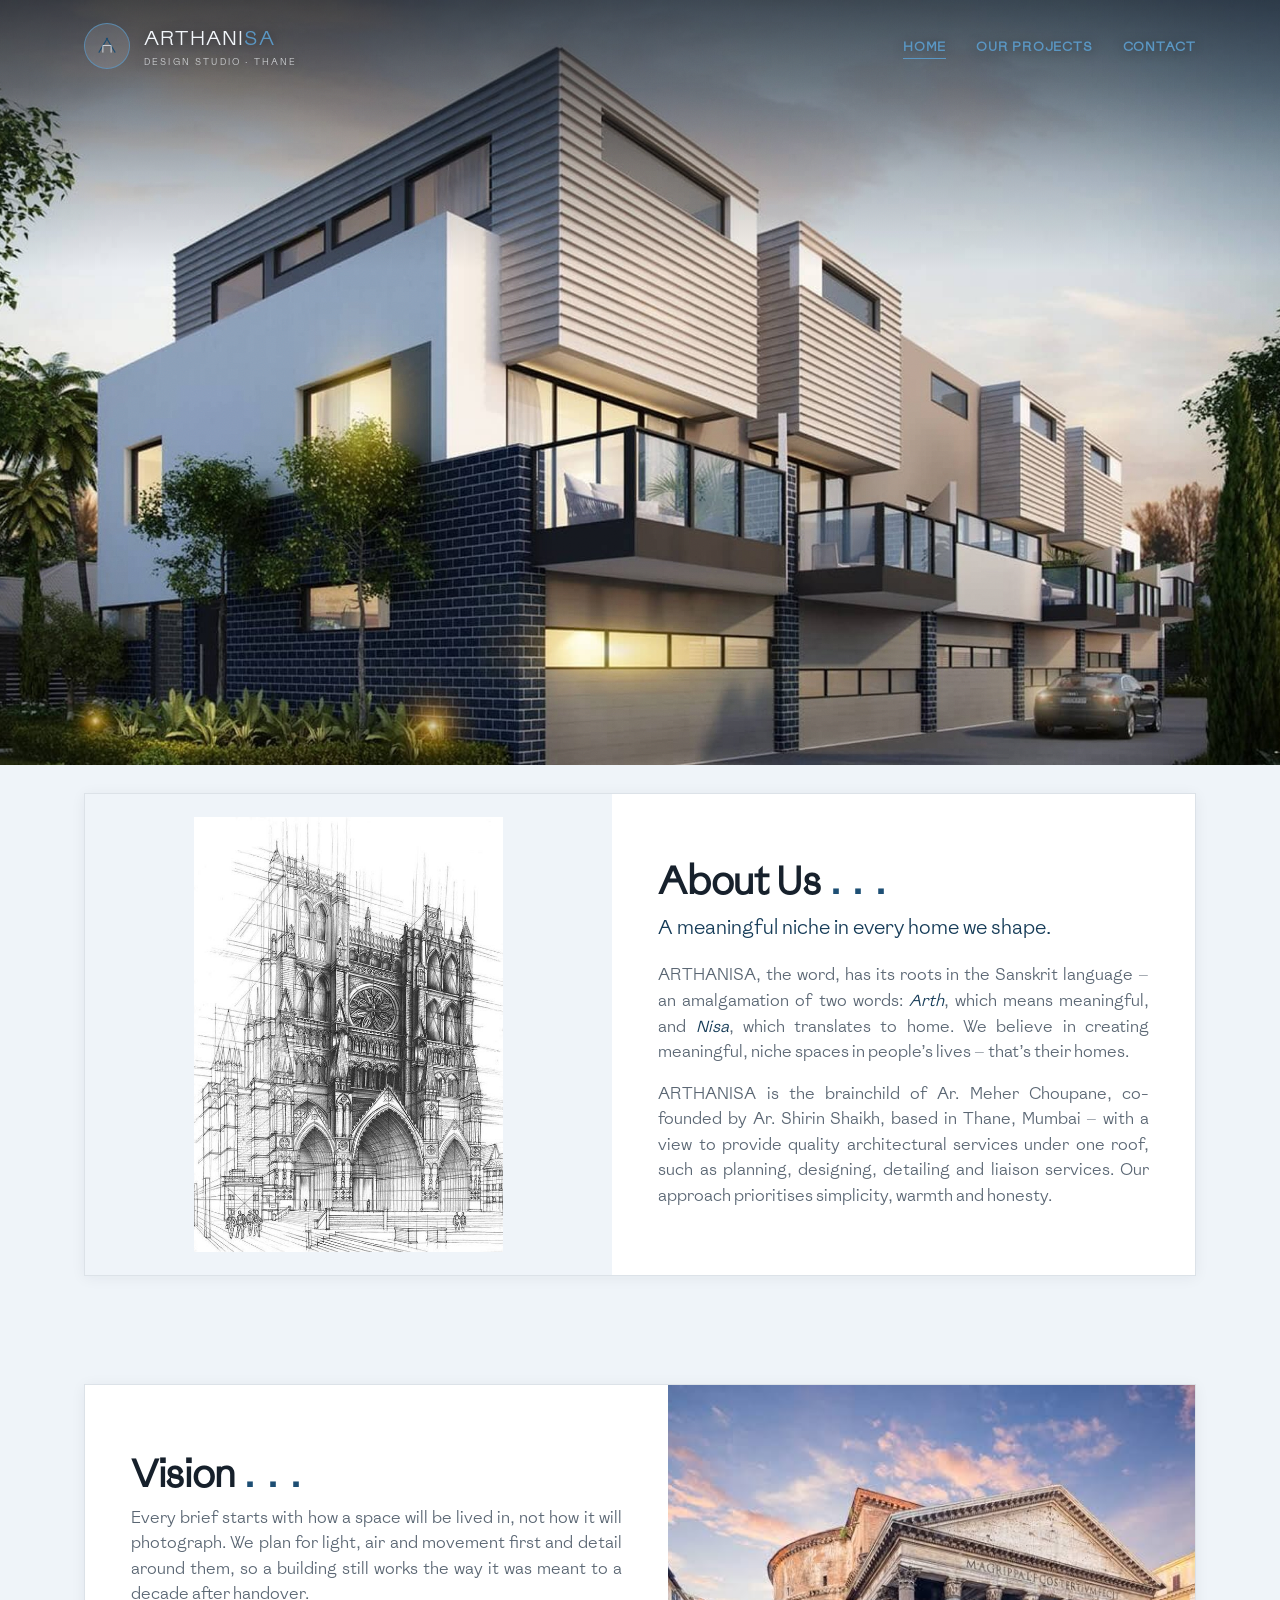
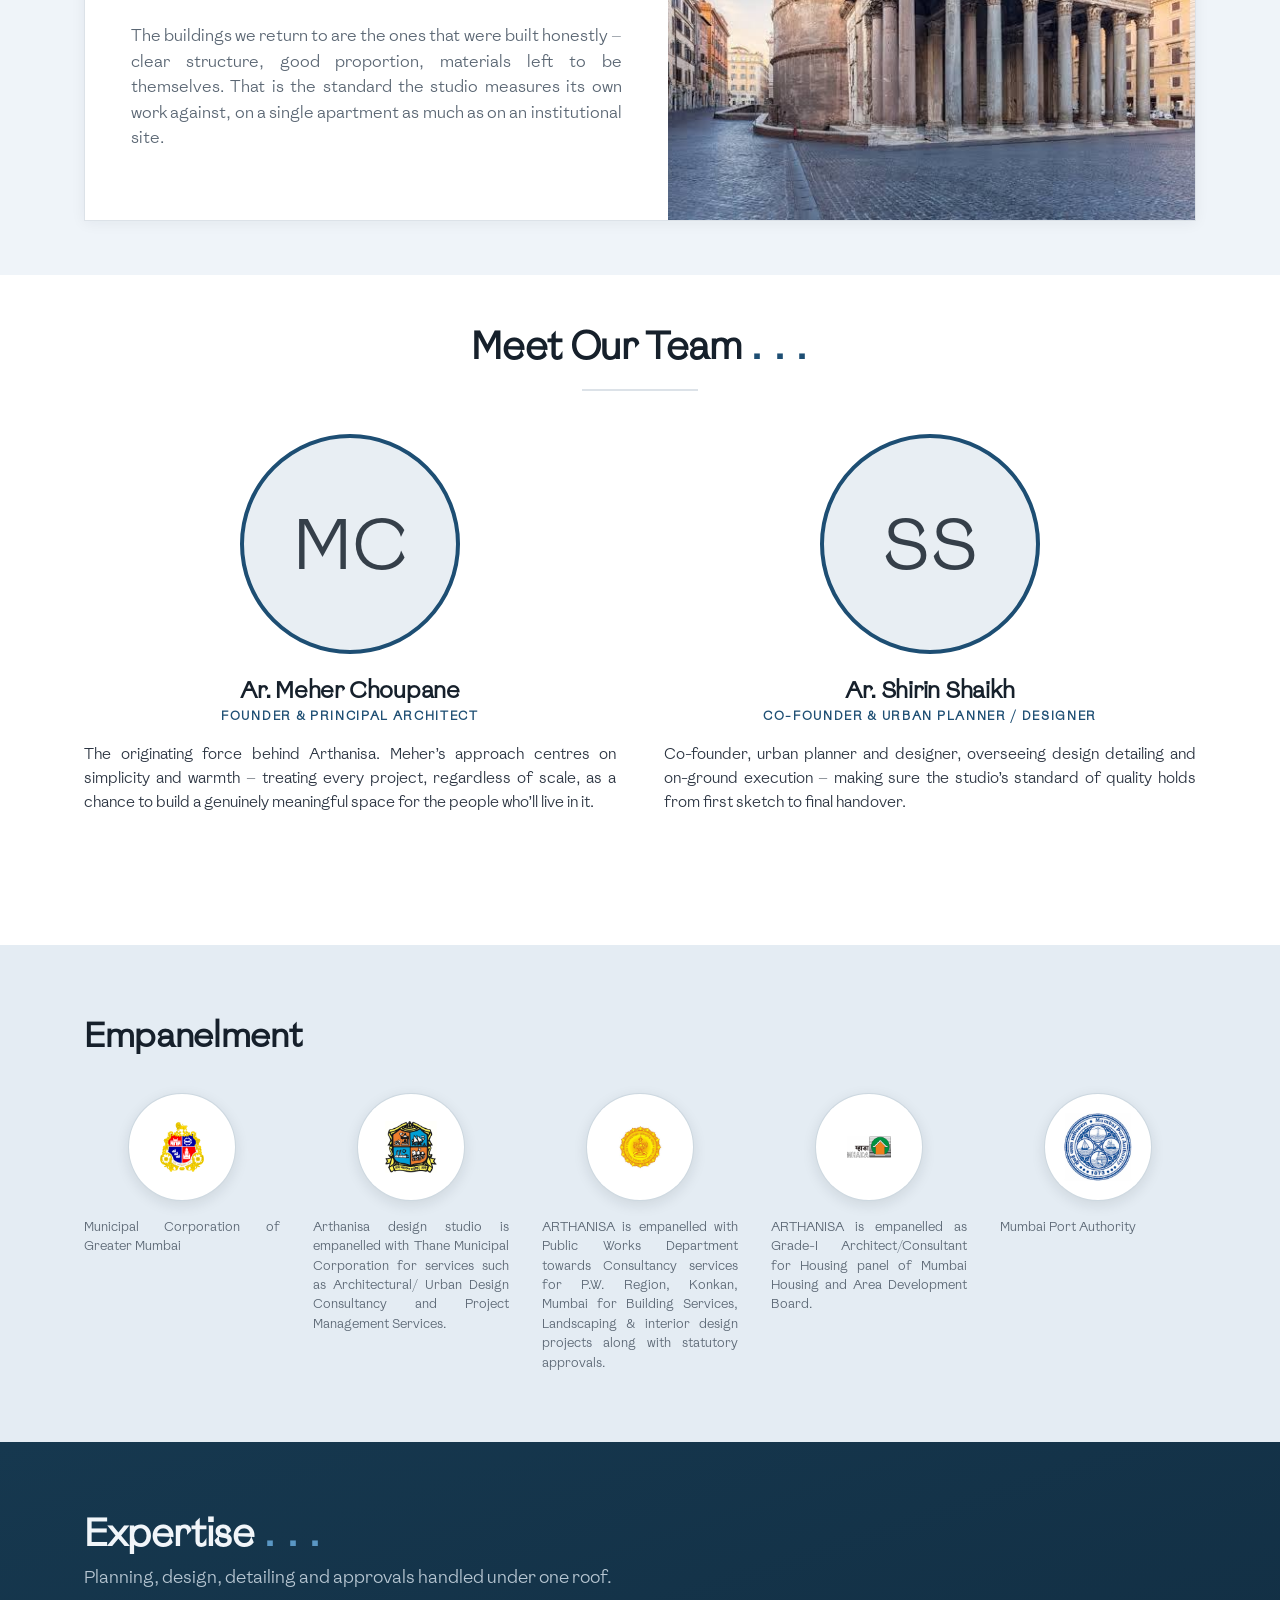
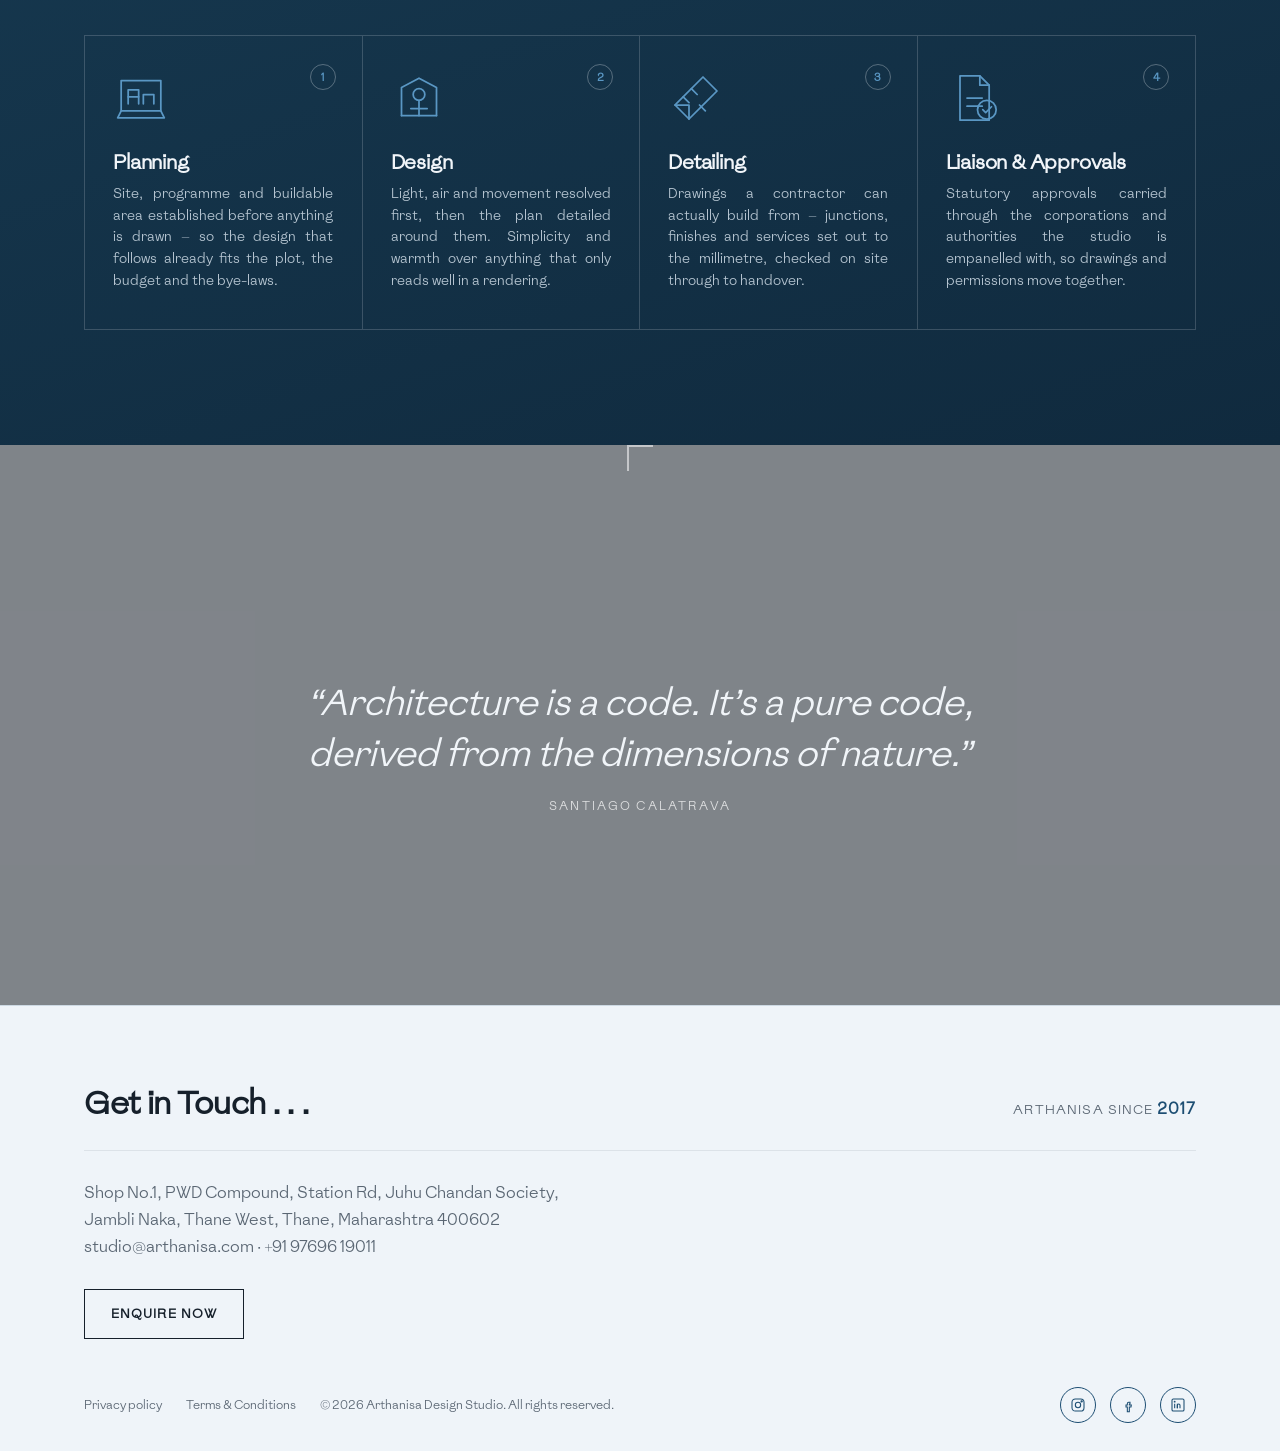
<file: index.html>
<!DOCTYPE html>
<html lang="en">
<head>
<meta charset="UTF-8">
<meta name="viewport" content="width=device-width, initial-scale=1.0">
<title>Arthanisa Design Studio — Architecture &amp; Interior Design, Thane</title>
<meta name="description" content="Arthanisa Design Studio is an architecture and interior design practice in Thane, Mumbai, led by Ar. Meher Choupane &amp; Ar. Shirin Shaikh. Planning, design, detailing and liaison services under one roof.">
<link rel="icon" type="image/svg+xml" href="favicon.svg">
<meta property="og:type" content="website">
<meta property="og:site_name" content="Arthanisa Design Studio">
<meta property="og:title" content="Arthanisa Design Studio — Architecture &amp; Interior Design, Thane">
<meta property="og:description" content="Planning, design, detailing and liaison services under one roof — architecture and interior design in Thane and Mumbai.">
<meta property="og:image" content="hero-townhouse.jpg">
<meta name="twitter:card" content="summary_large_image">
<link rel="stylesheet" href="style.css?v=18">
</head>
<body class="theme-light home">

<!-- ================= HEADER ================= -->
<header class="site-header">
  <div class="wrap">
    <a href="index.html" class="logo">
      <span class="logo-badge">
        <svg class="logo-mark" viewBox="0 0 40 40" fill="none" xmlns="http://www.w3.org/2000/svg">
          <path d="M5 32 L20 7 L35 32" stroke="#1D4E73" stroke-width="2"/>
          <path d="M12.5 32 V19 H27.5 V32" stroke="#16202B" stroke-width="1.4"/>
          <circle cx="20" cy="7" r="2.1" fill="#1D4E73"/>
        </svg>
      </span>
      <span>
        <span class="logo-word">ARTHANI<em>SA</em></span>
        <span class="logo-sub">Design Studio · Thane</span>
      </span>
    </a>

    <div class="nav-menu">
      <ul class="nav-links">
        <li class="nav-panel-head">Arthanisa Design Studio</li>
        <li><a href="index.html" class="is-active">Home</a></li>
        <li><a href="projects.html">Our Projects</a></li>
        <li class="nav-subitem"><a href="projects.html?filter=architecture">Architecture</a></li>
        <li class="nav-subitem"><a href="projects.html?filter=interior">Interior</a></li>
        <li class="nav-subitem"><a href="projects.html?filter=liasoning">Liasoning</a></li>
        <li class="nav-subitem"><a href="projects.html?filter=concepts">Concepts</a></li>
        <li><a href="contact.html">Contact</a></li>
  </ul>
      <button class="nav-toggle" aria-label="Toggle menu"><span></span><span></span><span></span></button>
    </div>
  </div>
</header>

<!-- ================= HERO ================= -->
<section class="hero">
  <img class="hero-photo" src="hero-townhouse.jpg" alt="Modern townhouse residence with balconies at dusk">
</section>

<!-- ================= ABOUT ================= -->
<section class="section section--about">
  <div class="wrap">
    <div class="feature-band reveal">
      <div class="feature-band__media">
        <img src="about-sketch.png" alt="Architectural line-art sketch of a Gothic cathedral facade" loading="lazy">
      </div>
      <div class="feature-band__body">
        <h2 class="band-title">About Us <span class="dots">. . .</span></h2>
        <p class="band-lead">A meaningful niche in every home we shape.</p>
        <p>ARTHANISA, the word, has its roots in the Sanskrit language — an amalgamation of two words: <em>Arth</em>, which means meaningful, and <em>Nisa</em>, which translates to home. We believe in creating meaningful, niche spaces in people&rsquo;s lives — that&rsquo;s their homes.</p>
        <p>ARTHANISA is the brainchild of Ar. Meher Choupane, co-founded by Ar. Shirin Shaikh, based in Thane, Mumbai — with a view to provide quality architectural services under one roof, such as planning, designing, detailing and liaison services. Our approach prioritises simplicity, warmth and honesty.</p>
      </div>
    </div>
  </div>
</section>

<!-- ================= VISION ================= -->
<section class="section section--vision">
  <div class="wrap">
    <div class="feature-band feature-band--flip reveal">
      <div class="feature-band__media">
        <img src="vision-pantheon.jpg" alt="The Pantheon in Rome at dawn, its portico and rotunda seen from the piazza" loading="lazy">
      </div>
      <div class="feature-band__body">
        <h2 class="band-title">Vision <span class="dots">. . .</span></h2>
        <p>Every brief starts with how a space will be lived in, not how it will photograph. We plan for light, air and movement first and detail around them, so a building still works the way it was meant to a decade after handover.</p>
        <p>The buildings we return to are the ones that were built honestly — clear structure, good proportion, materials left to be themselves. That is the standard the studio measures its own work against, on a single apartment as much as on an institutional site.</p>
      </div>
    </div>
  </div>
</section>

<!-- ================= MEET THE TEAM ================= -->
<section class="section section--team">
  <div class="wrap">
    <h2 class="band-title team-title reveal">Meet Our Team <span class="dots">. . .</span></h2>
    <span class="title-rule reveal" aria-hidden="true"></span>

    <div class="founders reveal">
      <div class="founder">
        <div class="founder-photo"><span class="initials">MC</span></div>
        <h3>Ar. Meher Choupane</h3>
        <span class="role">Founder &amp; Principal Architect</span>
        <p>The originating force behind Arthanisa. Meher&rsquo;s approach centres on simplicity and warmth — treating every project, regardless of scale, as a chance to build a genuinely meaningful space for the people who&rsquo;ll live in it.</p>
      </div>
      <div class="founder">
        <div class="founder-photo"><span class="initials">SS</span></div>
        <h3>Ar. Shirin Shaikh</h3>
        <span class="role">Co-Founder &amp; Urban Planner / Designer</span>
        <p>Co-founder, urban planner and designer, overseeing design detailing and on-ground execution — making sure the studio&rsquo;s standard of quality holds from first sketch to final handover.</p>
      </div>
    </div>
  </div>
</section>

<!-- ================= EMPANELMENT ================= -->
<section class="section section--tight section--empanelment">
  <div class="wrap">
    <h2 class="reveal" style="font-size:clamp(24px,3vw,34px); max-width:20ch;">Empanelment</h2>
    <div class="empanelment-grid reveal">
      <div class="empanelment-item">
        <span class="empanelment-badge"><img src="logo-mcgm.png" alt="Municipal Corporation of Greater Mumbai logo" loading="lazy"></span>
        <span class="caption">Municipal Corporation of Greater Mumbai</span>
      </div>
      <div class="empanelment-item">
        <span class="empanelment-badge"><img src="logo-tmc.png" alt="Thane Municipal Corporation logo" loading="lazy"></span>
        <span class="caption">Arthanisa design studio is empanelled with Thane Municipal Corporation for services such as Architectural/ Urban Design Consultancy and Project Management Services.</span>
      </div>
      <div class="empanelment-item">
        <span class="empanelment-badge"><img src="logo-pwd.jpg" alt="Public Works Department, Government of Maharashtra emblem" loading="lazy"></span>
        <span class="caption">ARTHANISA is empanelled with Public Works Department towards Consultancy services for P.W. Region, Konkan, Mumbai for Building Services, Landscaping &amp; interior design projects along with statutory approvals.</span>
      </div>
      <div class="empanelment-item">
        <span class="empanelment-badge"><img src="logo-mhada.png" alt="MHADA logo" loading="lazy"></span>
        <span class="caption">ARTHANISA is empanelled as Grade-I Architect/Consultant for Housing panel of Mumbai Housing and Area Development Board.</span>
      </div>
      <div class="empanelment-item">
        <span class="empanelment-badge"><img src="logo-mbpa.jpg" alt="Mumbai Port Authority logo" loading="lazy"></span>
        <span class="caption">Mumbai Port Authority</span>
      </div>
    </div>
  </div>
</section>

<!-- ================= EXPERTISE =================
     Placeholder set, built on the four services named in the About copy.
     Swap the titles, copy and icons once the client supplies the real
     services list or the visual descriptions they have in mind. -->
<section class="section section--expertise">
  <div class="wrap">
    <h2 class="band-title reveal">Expertise <span class="dots">. . .</span></h2>
    <p class="band-lead reveal">Planning, design, detailing and approvals handled under one roof.</p>

    <div class="expertise-grid reveal">

      <div class="expertise-card">
        <span class="expertise-num">1</span>
        <span class="expertise-ico">
          <svg viewBox="0 0 48 48" fill="none" stroke="currentColor" stroke-width="1.5" stroke-linecap="round" stroke-linejoin="round">
            <rect x="7" y="9" width="34" height="26"/>
            <path d="M7 35 4 41h40l-3-6"/>
            <path d="M13 29V17h9v12M26 29V21h9v8"/>
            <path d="M13 23h9"/>
          </svg>
        </span>
        <h3>Planning</h3>
        <p>Site, programme and buildable area established before anything is drawn — so the design that follows already fits the plot, the budget and the bye-laws.</p>
      </div>

      <div class="expertise-card">
        <span class="expertise-num">2</span>
        <span class="expertise-ico">
          <svg viewBox="0 0 48 48" fill="none" stroke="currentColor" stroke-width="1.5" stroke-linecap="round" stroke-linejoin="round">
            <path d="M9 39V15l15-8 15 8v24"/>
            <path d="M9 39h30"/>
            <circle cx="24" cy="21" r="5"/>
            <path d="M24 26v13"/>
            <path d="M17 33h14"/>
          </svg>
        </span>
        <h3>Design</h3>
        <p>Light, air and movement resolved first, then the plan detailed around them. Simplicity and warmth over anything that only reads well in a rendering.</p>
      </div>

      <div class="expertise-card">
        <span class="expertise-num">3</span>
        <span class="expertise-ico">
          <svg viewBox="0 0 48 48" fill="none" stroke="currentColor" stroke-width="1.5" stroke-linecap="round" stroke-linejoin="round">
            <path d="M6 30 30 6l12 12L18 42Z"/>
            <path d="M13 23l5 5M20 16l5 5M27 30l5 5"/>
            <path d="M6 30h12v12"/>
          </svg>
        </span>
        <h3>Detailing</h3>
        <p>Drawings a contractor can actually build from — junctions, finishes and services set out to the millimetre, checked on site through to handover.</p>
      </div>

      <div class="expertise-card">
        <span class="expertise-num">4</span>
        <span class="expertise-ico">
          <svg viewBox="0 0 48 48" fill="none" stroke="currentColor" stroke-width="1.5" stroke-linecap="round" stroke-linejoin="round">
            <path d="M12 5h17l8 8v30H12Z"/>
            <path d="M29 5v8h8"/>
            <path d="M18 24h13M18 31h13"/>
            <circle cx="35" cy="34" r="8" fill="none"/>
            <path d="M31.5 34l2.5 2.5 5-5"/>
          </svg>
        </span>
        <h3>Liaison &amp; Approvals</h3>
        <p>Statutory approvals carried through the corporations and authorities the studio is empanelled with, so drawings and permissions move together.</p>
      </div>

    </div>
  </div>
</section>

<!-- ================= QUOTE ================= -->
<!-- the photo is a fixed background (set in style.css) so it stays pinned to
     the viewport while this band scrolls over it, revealing the image -->
<section class="quote-carousel">
  <div class="quote-carousel__overlay"></div>
  <div class="quote-carousel__slide is-active">
    <p>&ldquo;Architecture is a code. It&rsquo;s a pure code, derived from the dimensions of nature.&rdquo;</p>
    <span>Santiago Calatrava</span>
  </div>
</section>

<!-- ================= FOOTER (home page only — other pages keep the existing footer) ================= -->
<footer class="home-footer">
  <div class="wrap">
    <div class="footer-head">
      <h2>Get in Touch . . .</h2>
      <div class="since">Arthanisa since <b>2017</b></div>
    </div>
    <address>
      Shop No.1, PWD Compound, Station Rd, Juhu Chandan Society,<br>
      Jambli Naka, Thane West, Thane, Maharashtra 400602<br>
      <a href="mailto:studio@arthanisa.com">studio@arthanisa.com</a> &middot; <a href="tel:+919769619011">+91 97696 19011</a>
    </address>
    <a href="contact.html" class="btn">Enquire Now</a>

    <div class="legal-row">
      <div class="legal-links">
        <a href="#!">Privacy policy</a>
        <a href="#!">Terms &amp; Conditions</a>
        <span class="copyright">&copy; 2026 Arthanisa Design Studio. All rights reserved.</span>
      </div>
      <div class="social-icons">
        <a href="#" aria-label="Instagram"><svg viewBox="0 0 24 24" fill="none" stroke="currentColor" stroke-width="1.6"><rect x="3" y="3" width="18" height="18" rx="5"/><circle cx="12" cy="12" r="4"/><circle cx="17.5" cy="6.5" r="1"/></svg></a>
        <a href="#" aria-label="Facebook"><svg viewBox="0 0 24 24" fill="none" stroke="currentColor" stroke-width="1.6"><path d="M15 8h-2a2 2 0 0 0-2 2v2H9v3h2v7h3v-7h2.5l.5-3H14v-1.5a.5.5 0 0 1 .5-.5H15V8Z"/></svg></a>
        <a href="#" aria-label="LinkedIn"><svg viewBox="0 0 24 24" fill="none" stroke="currentColor" stroke-width="1.6"><rect x="3" y="3" width="18" height="18" rx="2"/><line x1="7" y1="10" x2="7" y2="17"/><circle cx="7" cy="7" r=".6" fill="currentColor"/><path d="M11 17v-4.5a2 2 0 0 1 4 0V17"/><line x1="11" y1="10" x2="11" y2="17"/></svg></a>
      </div>
    </div>
  </div>
</footer>

<script src="script.js"></script>
</body>
</html>
</file>
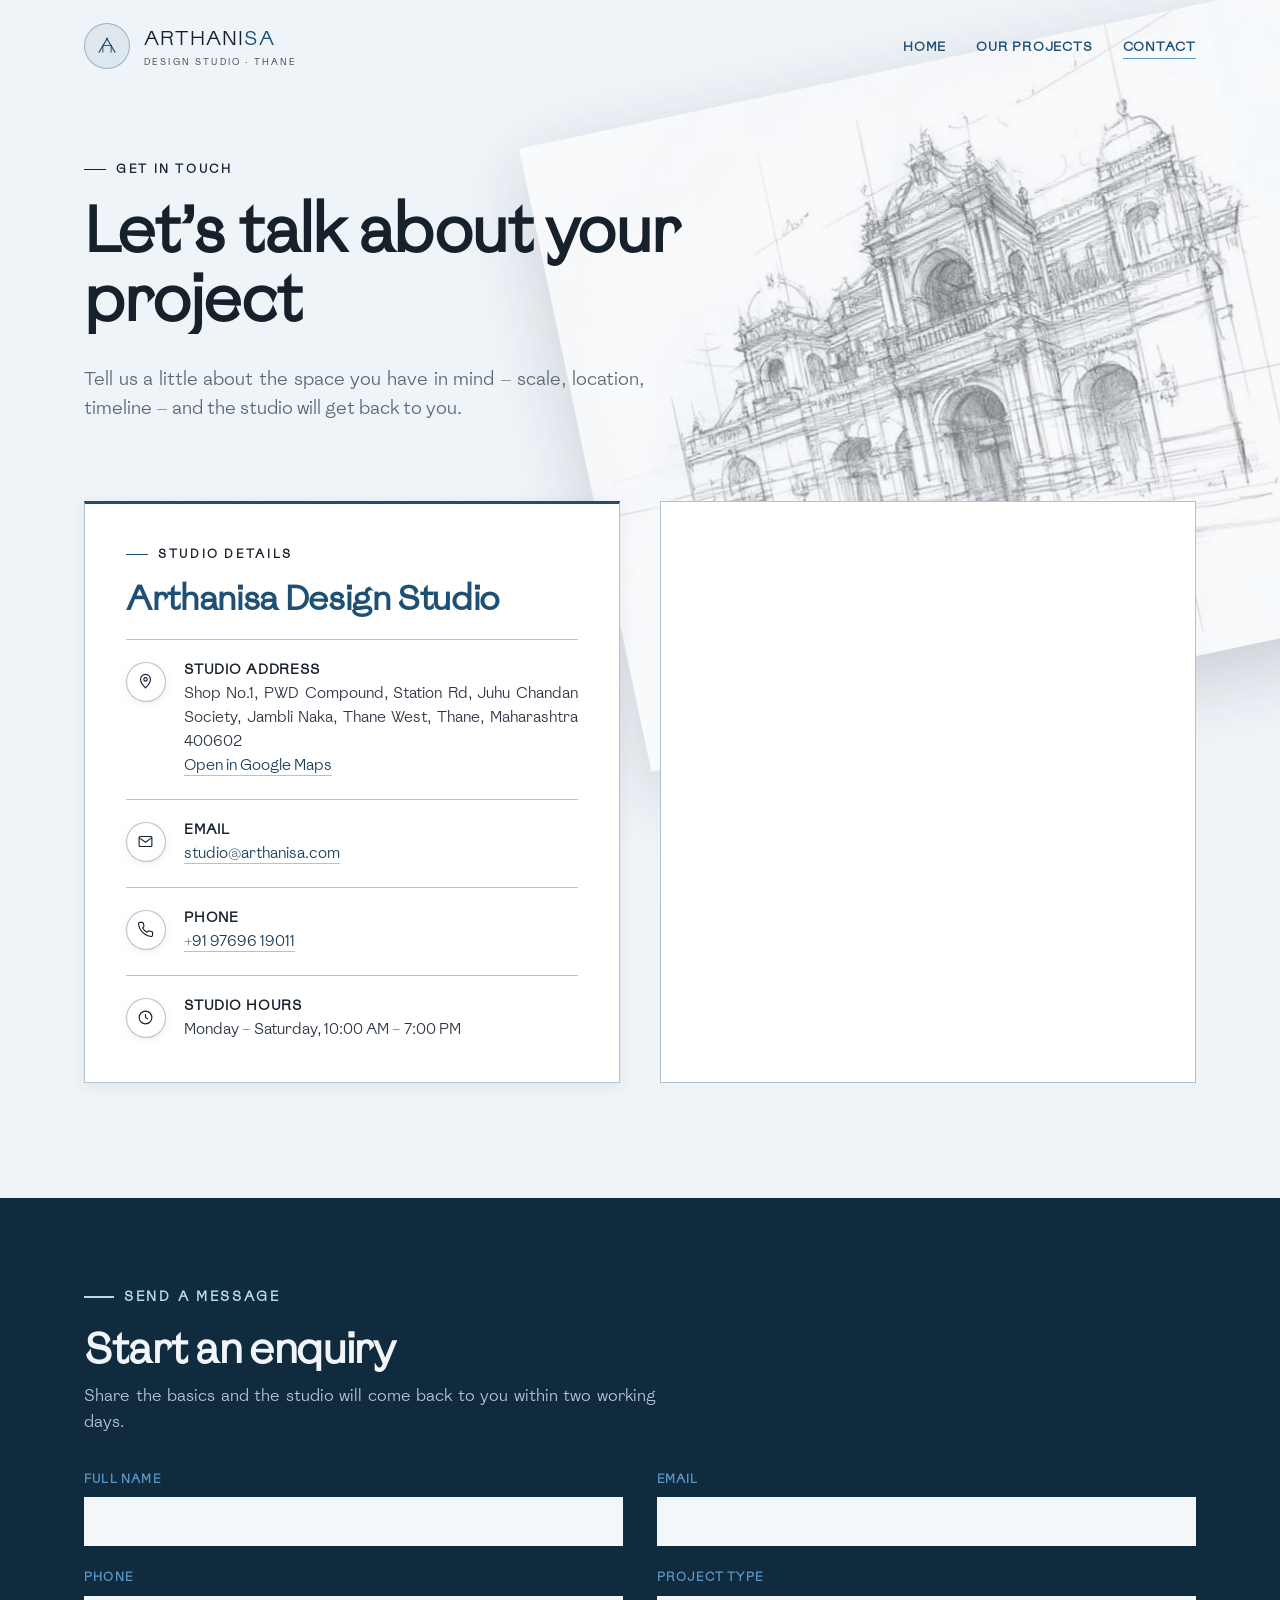
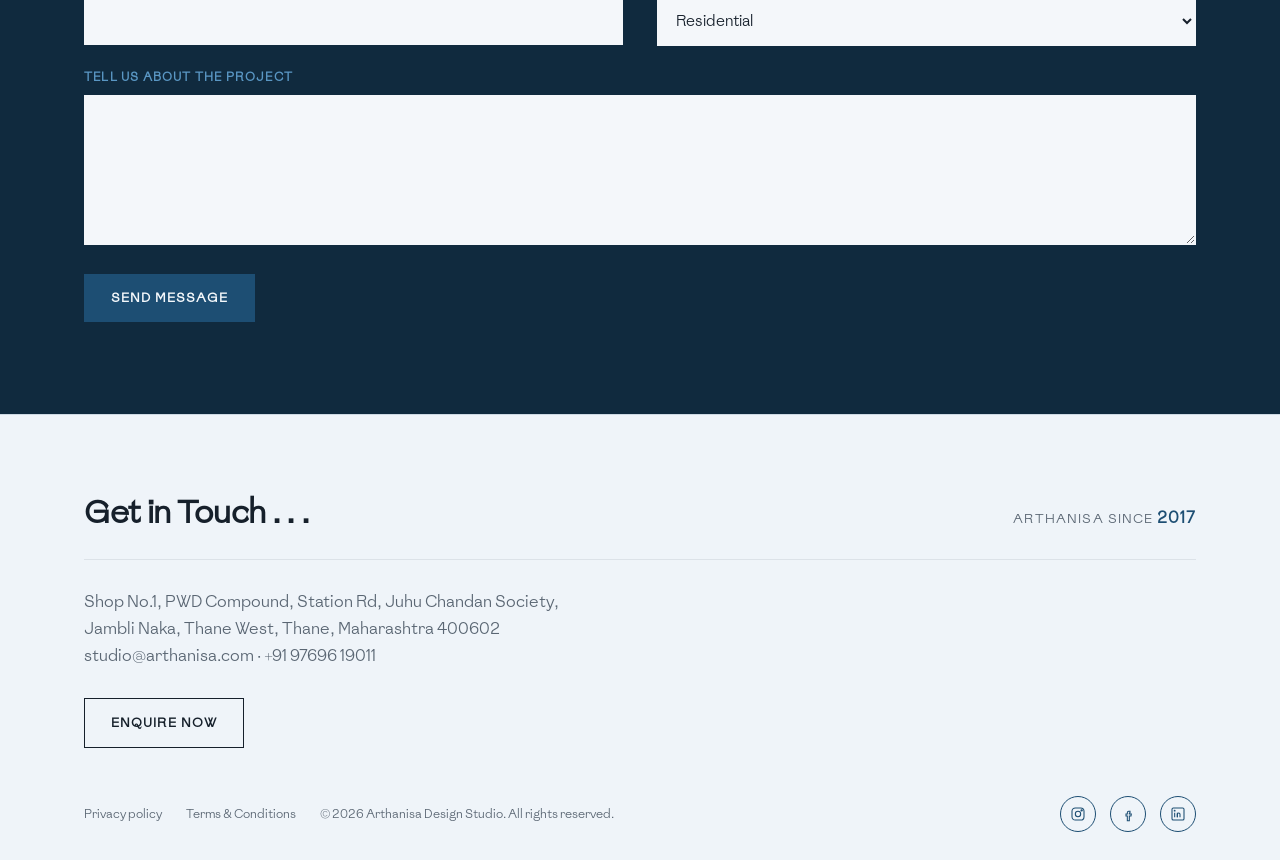
<file: contact.html>
<!DOCTYPE html>
<html lang="en">
<head>
<meta charset="UTF-8">
<meta name="viewport" content="width=device-width, initial-scale=1.0">
<title>Contact — Arthanisa Design Studio</title>
<meta name="description" content="Get in touch with Arthanisa Design Studio, Thane — for architecture, interior design, planning and liaison services.">
<link rel="icon" type="image/svg+xml" href="favicon.svg">
<meta property="og:type" content="website">
<meta property="og:site_name" content="Arthanisa Design Studio">
<meta property="og:title" content="Contact — Arthanisa Design Studio">
<meta property="og:description" content="Get in touch with Arthanisa Design Studio, Thane — for architecture, interior design, planning and liaison services.">
<meta property="og:image" content="hero-townhouse.jpg">
<meta name="twitter:card" content="summary_large_image">
<link rel="stylesheet" href="style.css?v=18">
</head>
<body class="theme-light contact-page">

<!-- decorative drafting sheet — sits behind the hero and the address/map row,
     and is covered by the bronze enquiry band further down the page -->
<div class="sheet-backdrop" aria-hidden="true">
  <img src="contact-sketch.jpg" alt="">
</div>

<!-- ================= HEADER ================= -->
<header class="site-header">
  <div class="wrap">
    <a href="index.html" class="logo">
      <span class="logo-badge">
        <svg class="logo-mark" viewBox="0 0 40 40" fill="none" xmlns="http://www.w3.org/2000/svg">
          <path d="M5 32 L20 7 L35 32" stroke="#1D4E73" stroke-width="2"/>
          <path d="M12.5 32 V19 H27.5 V32" stroke="#16202B" stroke-width="1.4"/>
          <circle cx="20" cy="7" r="2.1" fill="#1D4E73"/>
        </svg>
      </span>
      <span>
        <span class="logo-word">ARTHANI<em>SA</em></span>
        <span class="logo-sub">Design Studio · Thane</span>
      </span>
    </a>
    <div class="nav-menu">
      <ul class="nav-links">
        <li class="nav-panel-head">Arthanisa Design Studio</li>
        <li><a href="index.html">Home</a></li>
        <li><a href="projects.html">Our Projects</a></li>
        <li class="nav-subitem"><a href="projects.html?filter=architecture">Architecture</a></li>
        <li class="nav-subitem"><a href="projects.html?filter=interior">Interior</a></li>
        <li class="nav-subitem"><a href="projects.html?filter=liasoning">Liasoning</a></li>
        <li class="nav-subitem"><a href="projects.html?filter=concepts">Concepts</a></li>
        <li><a href="contact.html" class="is-active">Contact</a></li>
  </ul>
      <button class="nav-toggle" aria-label="Toggle menu"><span></span><span></span><span></span></button>
    </div>
  </div>
</header>

<!-- ================= PAGE HERO ================= -->
<section class="page-hero">
  <div class="hero-grid"></div>
  <div class="wrap">
    <div class="eyebrow">Get in touch</div>
    <h1>Let&rsquo;s talk about your project</h1>
    <p class="lede">Tell us a little about the space you have in mind — scale, location, timeline — and the studio will get back to you.</p>
  </div>
</section>

<!-- ================= ADDRESS + MAP ================= -->
<section class="section contact-top">
  <div class="wrap">
    <div class="contact-split">

      <div class="contact-card reveal">
        <div class="eyebrow">Studio details</div>
        <h2 class="studio-name">Arthanisa Design Studio</h2>

        <div class="info-row">
          <span class="info-ico"><svg class="ico" viewBox="0 0 24 24" fill="none" stroke="currentColor" stroke-width="1.6"><path d="M12 21s7-7.2 7-12a7 7 0 1 0-14 0c0 4.8 7 12 7 12Z"/><circle cx="12" cy="9" r="2.4"/></svg></span>
          <div>
            <h4>Studio address</h4>
            <p>Shop No.1, PWD Compound, Station Rd, Juhu Chandan Society, Jambli Naka, Thane West, Thane, Maharashtra 400602<br>
            <a href="https://www.google.com/maps/search/?api=1&query=Arthanisa+Design+Studio,+Shop+No.1,+PWD+Compound,+Station+Rd,+Juhu+Chandan+Society,+Jambli+Naka,+Thane+West,+Thane,+Maharashtra+400602" target="_blank" rel="noopener">Open in Google Maps</a></p>
          </div>
        </div>

        <div class="info-row">
          <span class="info-ico"><svg class="ico" viewBox="0 0 24 24" fill="none" stroke="currentColor" stroke-width="1.6"><path d="M3 6.5 12 13l9-6.5"/><rect x="3" y="5" width="18" height="14" rx="1.4"/></svg></span>
          <div>
            <h4>Email</h4>
            <p><a href="mailto:studio@arthanisa.com">studio@arthanisa.com</a></p>
          </div>
        </div>

        <div class="info-row">
          <span class="info-ico"><svg class="ico" viewBox="0 0 24 24" fill="none" stroke="currentColor" stroke-width="1.6"><path d="M22 16.9v3a2 2 0 0 1-2.2 2 19.8 19.8 0 0 1-8.6-3.1 19.5 19.5 0 0 1-6-6 19.8 19.8 0 0 1-3.1-8.7A2 2 0 0 1 4.1 2h3a2 2 0 0 1 2 1.7c.1.9.3 1.8.6 2.7a2 2 0 0 1-.5 2.1L7.9 9.9a16 16 0 0 0 6 6l1.4-1.3a2 2 0 0 1 2.1-.5c.9.3 1.8.5 2.7.6a2 2 0 0 1 1.9 2.2Z"/></svg></span>
          <div>
            <h4>Phone</h4>
            <p><a href="tel:+919769619011">+91 97696 19011</a></p>
          </div>
        </div>

        <div class="info-row">
          <span class="info-ico"><svg class="ico" viewBox="0 0 24 24" fill="none" stroke="currentColor" stroke-width="1.6"><circle cx="12" cy="12" r="9"/><path d="M12 7v5l3.5 2"/></svg></span>
          <div>
            <h4>Studio hours</h4>
            <p>Monday &ndash; Saturday, 10:00 AM &ndash; 7:00 PM</p>
          </div>
        </div>
      </div>

      <div class="map-wrap reveal">
        <iframe
          src="https://www.google.com/maps?q=Arthanisa+Design+Studio,+Shop+No.1,+PWD+Compound,+Station+Rd,+Juhu+Chandan+Society,+Jambli+Naka,+Thane+West,+Thane,+Maharashtra+400602&output=embed"
          loading="lazy"
          referrerpolicy="no-referrer-when-downgrade"
          title="Arthanisa Design Studio location"></iframe>
      </div>

    </div>
  </div>
</section>

<!-- ================= ENQUIRY FORM ================= -->
<section class="enquiry-band">
  <div class="wrap">
    <div class="eyebrow reveal">Send a message</div>
    <h2 class="reveal">Start an enquiry</h2>
    <p class="enquiry-lede reveal">Share the basics and the studio will come back to you within two working days.</p>

    <form id="contact-form" class="enquiry-form reveal">
      <div class="form-field">
        <label for="name">Full name</label>
        <input type="text" id="name" name="name" required>
      </div>
      <div class="form-field">
        <label for="email">Email</label>
        <input type="email" id="email" name="email" required>
      </div>
      <div class="form-field">
        <label for="phone">Phone</label>
        <input type="tel" id="phone" name="phone">
      </div>
      <div class="form-field">
        <label for="project">Project type</label>
        <select id="project" name="project">
          <option>Residential</option>
          <option>Commercial</option>
          <option>Interior Design</option>
          <option>Institutional</option>
          <option>Other</option>
        </select>
      </div>
      <div class="form-field form-field--wide">
        <label for="message">Tell us about the project</label>
        <textarea id="message" name="message" required></textarea>
      </div>
      <div class="form-actions">
        <button type="submit" class="btn btn--gold">Send Message</button>
      </div>
    </form>
  </div>
</section>

<!-- ================= FOOTER (same as home page, used site-wide) ================= -->
<footer class="home-footer">
  <div class="wrap">
    <div class="footer-head">
      <h2>Get in Touch . . .</h2>
      <div class="since">Arthanisa since <b>2017</b></div>
    </div>
    <address>
      Shop No.1, PWD Compound, Station Rd, Juhu Chandan Society,<br>
      Jambli Naka, Thane West, Thane, Maharashtra 400602<br>
      <a href="mailto:studio@arthanisa.com">studio@arthanisa.com</a> &middot; <a href="tel:+919769619011">+91 97696 19011</a>
    </address>
    <a href="contact.html" class="btn">Enquire Now</a>

    <div class="legal-row">
      <div class="legal-links">
        <a href="#!">Privacy policy</a>
        <a href="#!">Terms &amp; Conditions</a>
        <span class="copyright">&copy; 2026 Arthanisa Design Studio. All rights reserved.</span>
      </div>
      <div class="social-icons">
        <a href="#" aria-label="Instagram"><svg viewBox="0 0 24 24" fill="none" stroke="currentColor" stroke-width="1.6"><rect x="3" y="3" width="18" height="18" rx="5"/><circle cx="12" cy="12" r="4"/><circle cx="17.5" cy="6.5" r="1"/></svg></a>
        <a href="#" aria-label="Facebook"><svg viewBox="0 0 24 24" fill="none" stroke="currentColor" stroke-width="1.6"><path d="M15 8h-2a2 2 0 0 0-2 2v2H9v3h2v7h3v-7h2.5l.5-3H14v-1.5a.5.5 0 0 1 .5-.5H15V8Z"/></svg></a>
        <a href="#" aria-label="LinkedIn"><svg viewBox="0 0 24 24" fill="none" stroke="currentColor" stroke-width="1.6"><rect x="3" y="3" width="18" height="18" rx="2"/><line x1="7" y1="10" x2="7" y2="17"/><circle cx="7" cy="7" r=".6" fill="currentColor"/><path d="M11 17v-4.5a2 2 0 0 1 4 0V17"/><line x1="11" y1="10" x2="11" y2="17"/></svg></a>
      </div>
    </div>
  </div>
</footer>

<script src="script.js"></script>
</body>
</html>
</file>
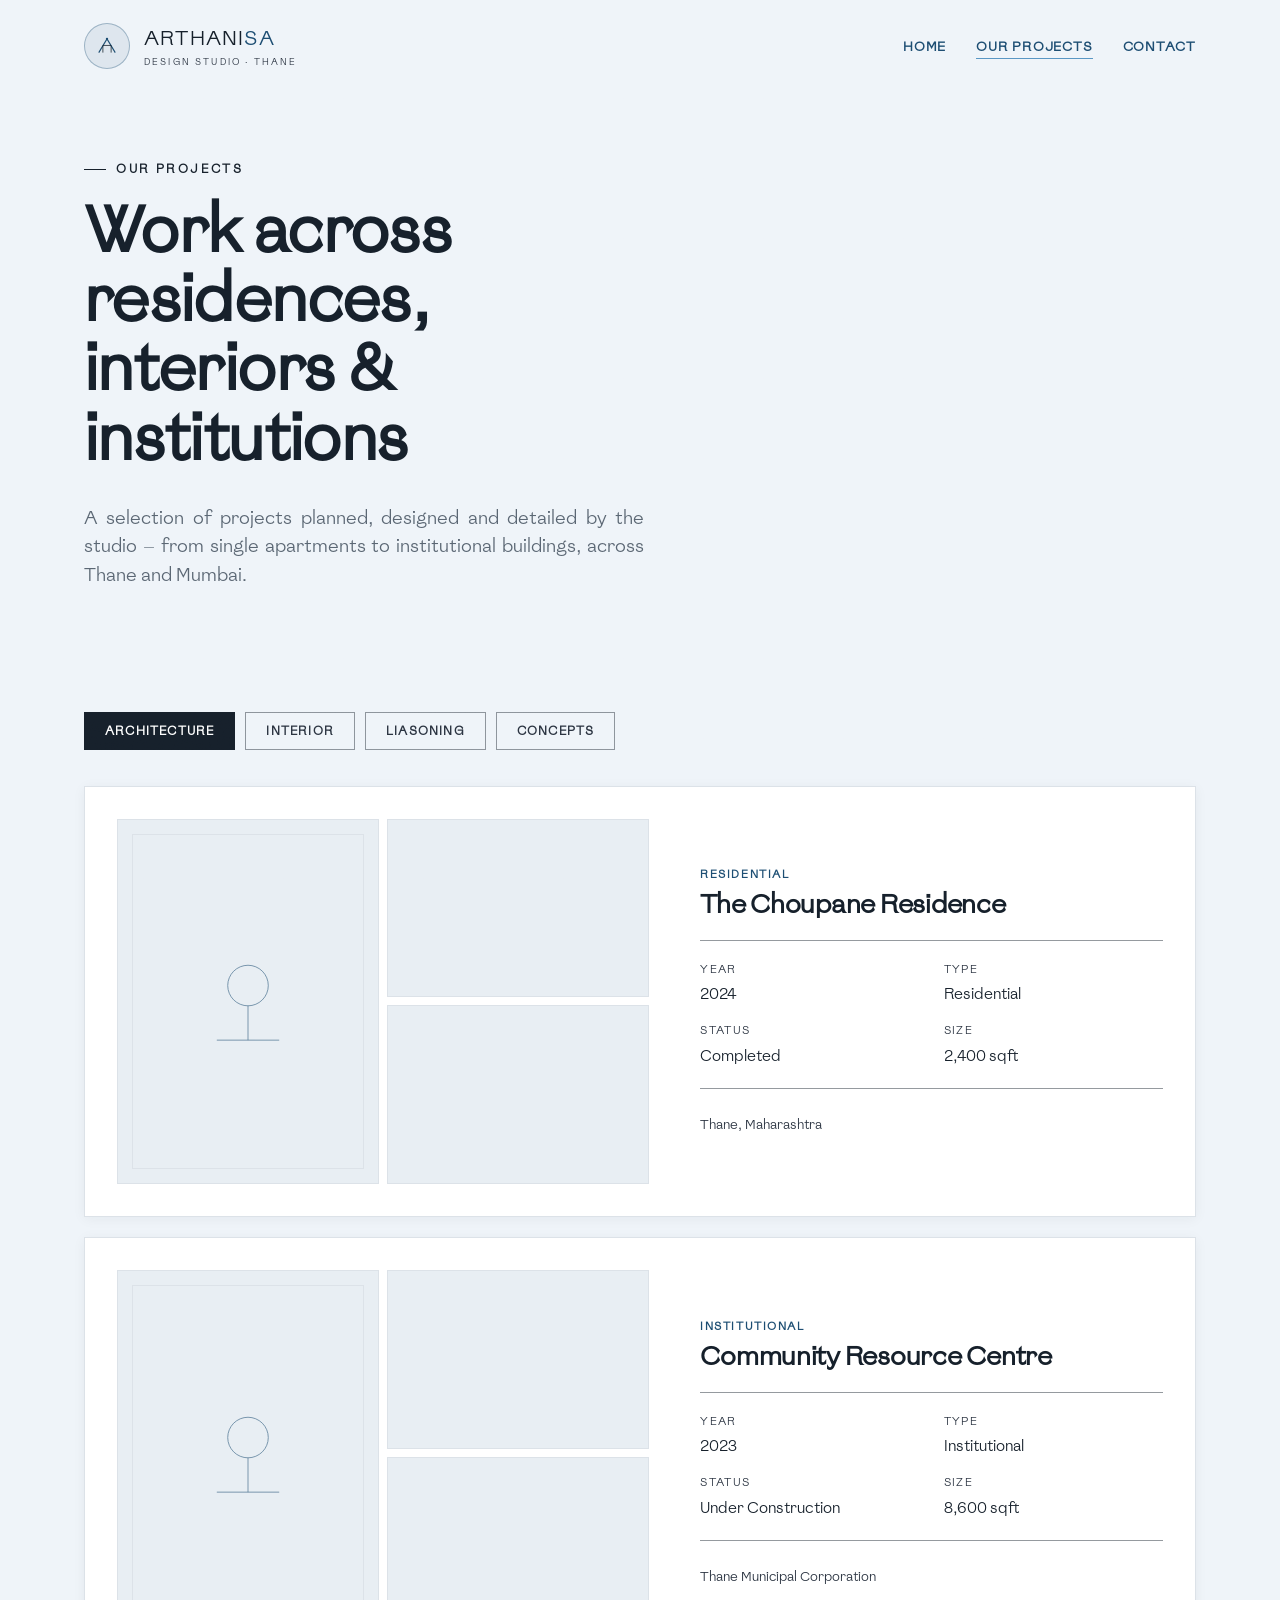
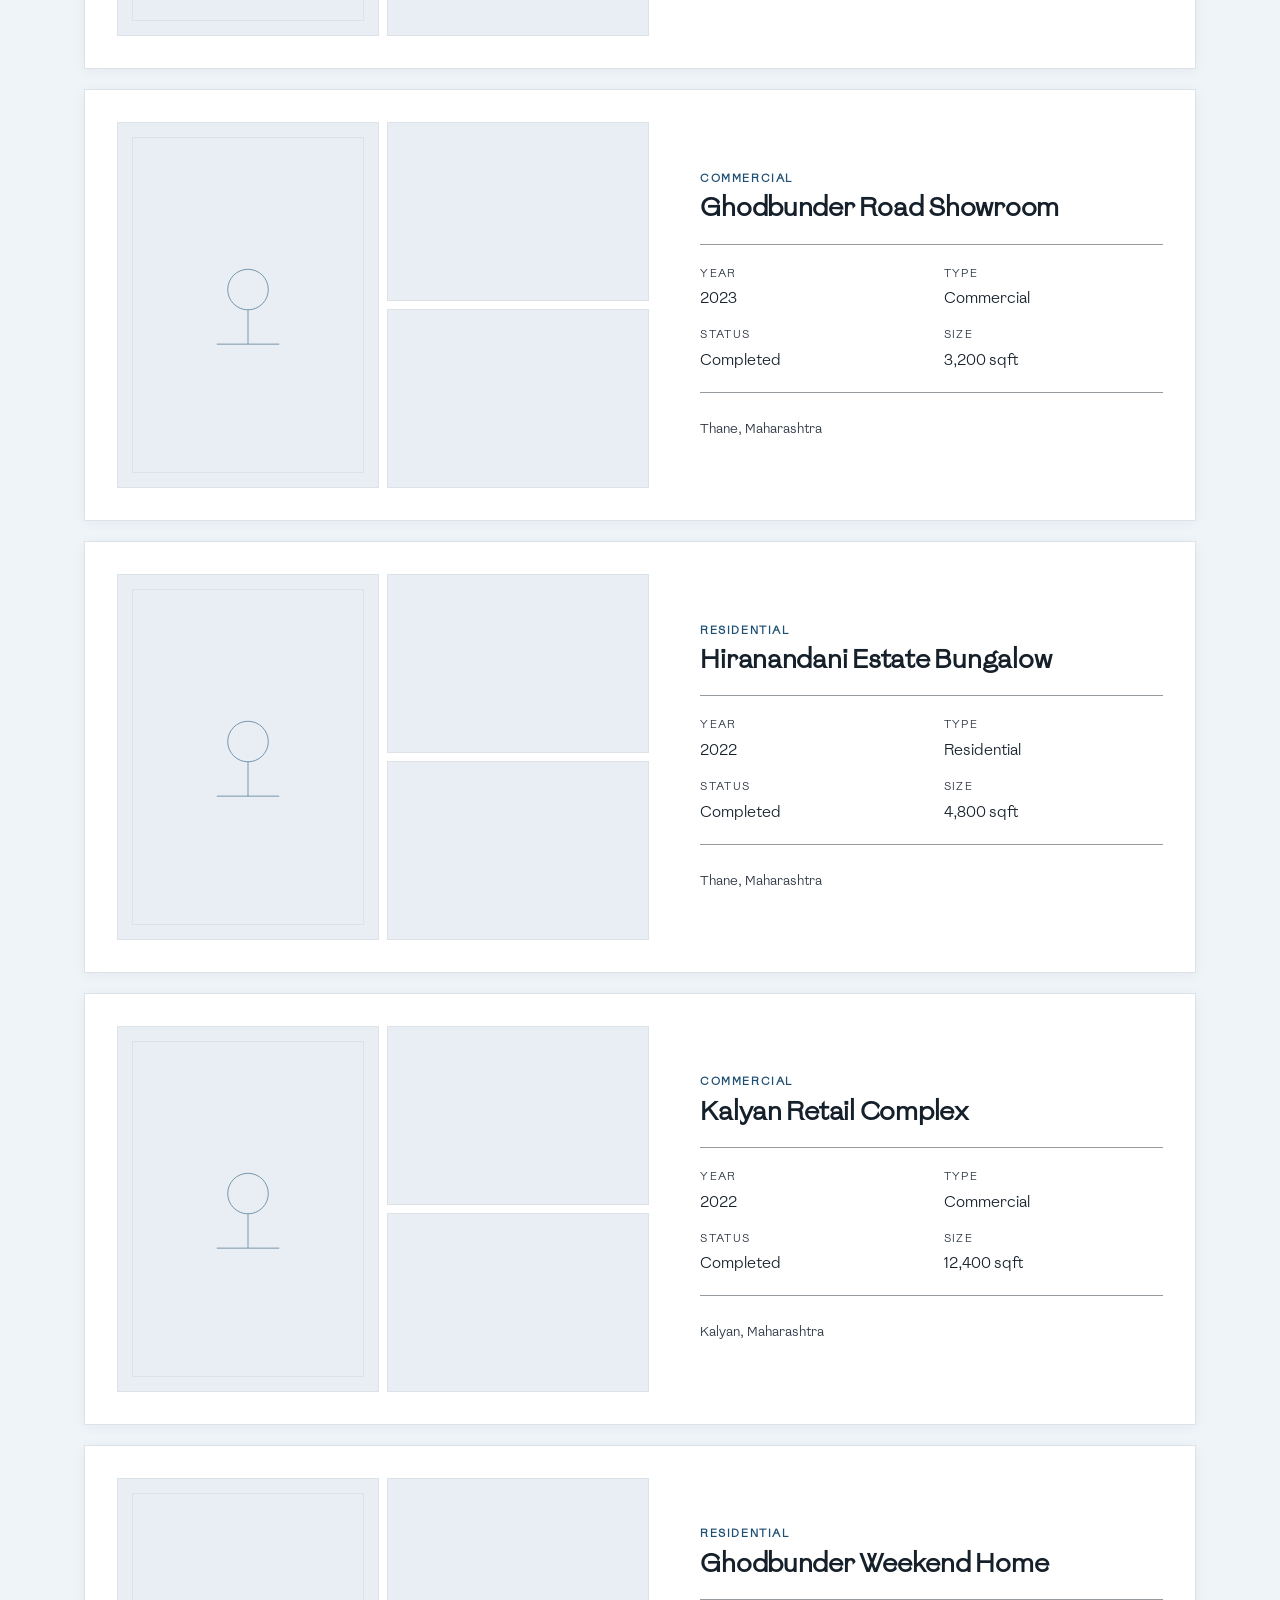
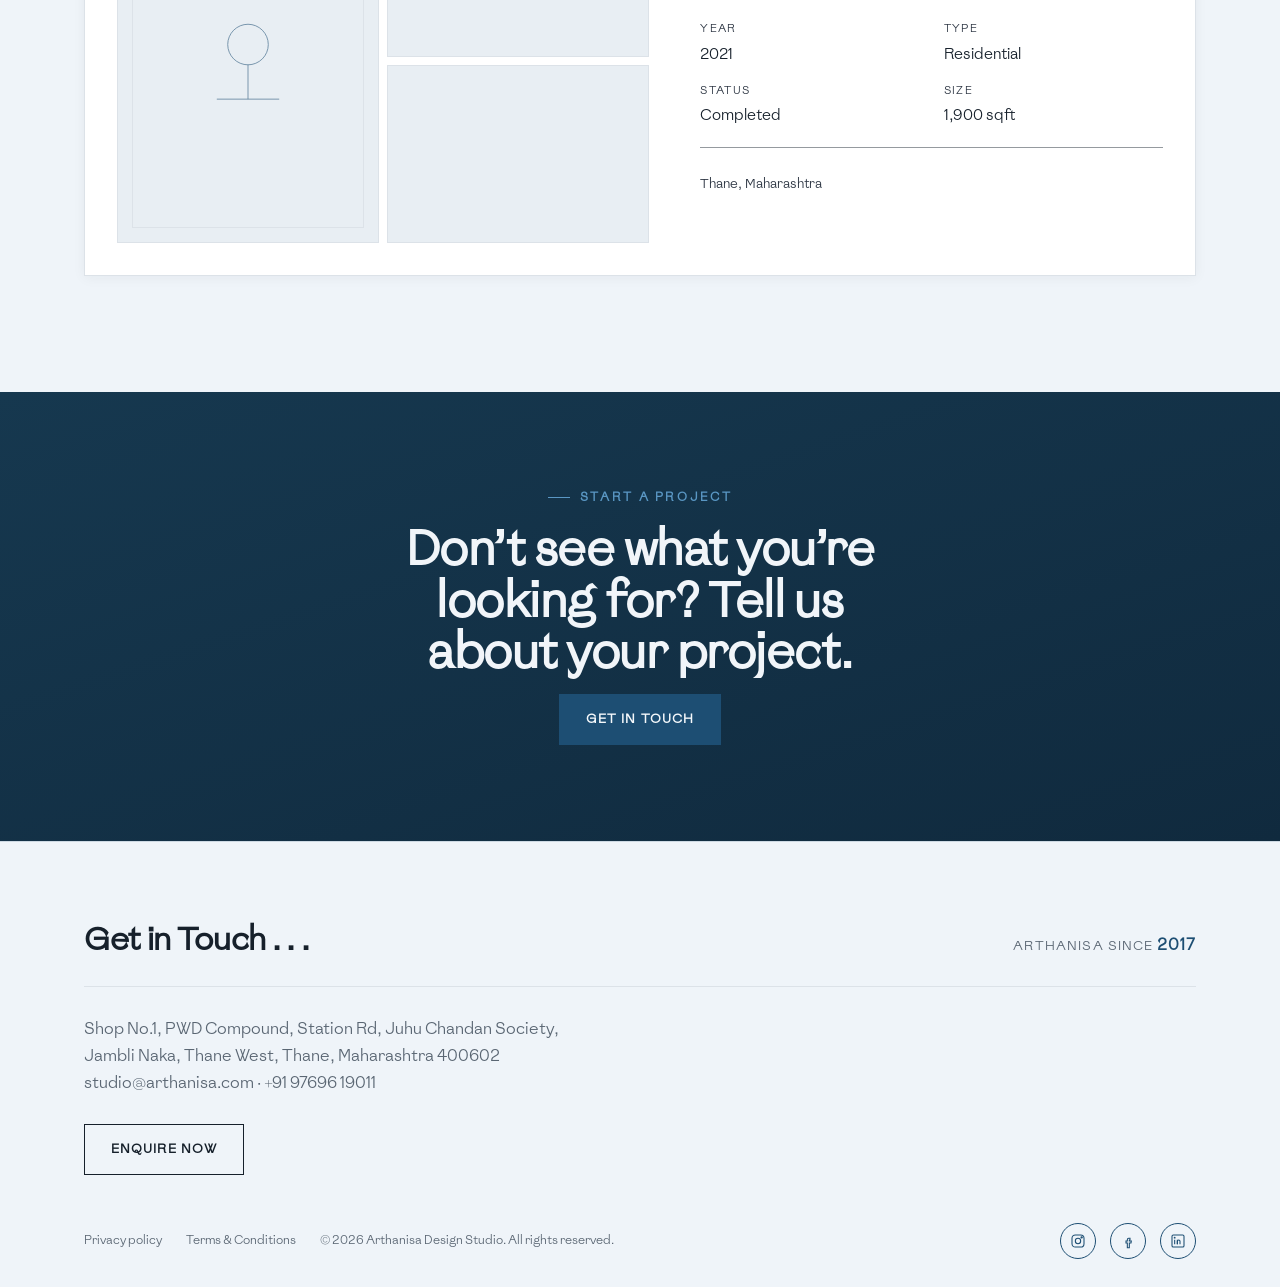
<file: projects.html>
<!DOCTYPE html>
<html lang="en">
<head>
<meta charset="UTF-8">
<meta name="viewport" content="width=device-width, initial-scale=1.0">
<title>Our Projects — Arthanisa Design Studio</title>
<meta name="description" content="Residential, commercial and institutional architecture and interior design projects by Arthanisa Design Studio, Thane.">
<link rel="icon" type="image/svg+xml" href="favicon.svg">
<meta property="og:type" content="website">
<meta property="og:site_name" content="Arthanisa Design Studio">
<meta property="og:title" content="Our Projects — Arthanisa Design Studio">
<meta property="og:description" content="Residential, commercial and institutional architecture and interior design projects by Arthanisa Design Studio, Thane.">
<meta property="og:image" content="hero-townhouse.jpg">
<meta name="twitter:card" content="summary_large_image">
<link rel="stylesheet" href="style.css?v=18">
</head>
<body class="theme-light">

<!-- ================= HEADER ================= -->
<header class="site-header">
  <div class="wrap">
    <a href="index.html" class="logo">
      <span class="logo-badge">
        <svg class="logo-mark" viewBox="0 0 40 40" fill="none" xmlns="http://www.w3.org/2000/svg">
          <path d="M5 32 L20 7 L35 32" stroke="#1D4E73" stroke-width="2"/>
          <path d="M12.5 32 V19 H27.5 V32" stroke="#16202B" stroke-width="1.4"/>
          <circle cx="20" cy="7" r="2.1" fill="#1D4E73"/>
        </svg>
      </span>
      <span>
        <span class="logo-word">ARTHANI<em>SA</em></span>
        <span class="logo-sub">Design Studio · Thane</span>
      </span>
    </a>
    <div class="nav-menu">
      <ul class="nav-links">
        <li class="nav-panel-head">Arthanisa Design Studio</li>
        <li><a href="index.html">Home</a></li>
        <li><a href="projects.html" class="is-active">Our Projects</a></li>
        <li class="nav-subitem"><a href="projects.html?filter=architecture">Architecture</a></li>
        <li class="nav-subitem"><a href="projects.html?filter=interior">Interior</a></li>
        <li class="nav-subitem"><a href="projects.html?filter=liasoning">Liasoning</a></li>
        <li class="nav-subitem"><a href="projects.html?filter=concepts">Concepts</a></li>
        <li><a href="contact.html">Contact</a></li>
  </ul>
      <button class="nav-toggle" aria-label="Toggle menu"><span></span><span></span><span></span></button>
    </div>
  </div>
</header>

<!-- ================= PAGE HERO ================= -->
<section class="page-hero">
  <div class="hero-grid"></div>
  <div class="wrap">
    <div class="eyebrow">Our projects</div>
    <h1>Work across residences, interiors &amp; institutions</h1>
    <p class="lede">A selection of projects planned, designed and detailed by the studio — from single apartments to institutional buildings, across Thane and Mumbai.</p>
  </div>
</section>

<!-- ================= FILTERABLE GRID ================= -->
<section class="section section--projects">
  <div class="wrap">
    <div class="filter-bar reveal">
      <button class="filter-btn is-active" data-filter="architecture">Architecture</button>
      <button class="filter-btn" data-filter="interior">Interior</button>
      <button class="filter-btn" data-filter="liasoning">Liasoning</button>
      <button class="filter-btn" data-filter="concepts">Concepts</button>
    </div>

    <div class="project-list">

      <article class="project-feature reveal" data-cat="architecture">
        <div class="pf-media">
          <div class="pf-tile pf-map">
            <svg viewBox="0 0 200 200" width="60%" height="60%">
              <g stroke="#1D4E73" stroke-width="1" opacity="0.7" fill="none">
                <circle cx="100" cy="80" r="26"/>
                <path d="M100 106 L100 150"/>
                <path d="M60 150 H140"/>
              </g>
            </svg>
          </div>
          <div class="pf-tile"></div>
          <div class="pf-tile"></div>
        </div>
        <div class="pf-meta">
          <span class="tag">Residential</span>
          <h3>The Choupane Residence</h3>
          <dl class="pf-specs">
            <div><dt>Year</dt><dd>2024</dd></div>
            <div><dt>Type</dt><dd>Residential</dd></div>
            <div><dt>Status</dt><dd>Completed</dd></div>
            <div><dt>Size</dt><dd>2,400 sqft</dd></div>
          </dl>
          <span class="loc">Thane, Maharashtra</span>
        </div>
      </article>

      <article class="project-feature reveal" data-cat="interior">
        <div class="pf-media">
          <div class="pf-tile pf-map">
            <svg viewBox="0 0 200 200" width="60%" height="60%">
              <g stroke="#1D4E73" stroke-width="1" opacity="0.7" fill="none">
                <circle cx="100" cy="80" r="26"/>
                <path d="M100 106 L100 150"/>
                <path d="M60 150 H140"/>
              </g>
            </svg>
          </div>
          <div class="pf-tile"></div>
          <div class="pf-tile"></div>
        </div>
        <div class="pf-meta">
          <span class="tag">Interior</span>
          <h3>Panvel Apartment Interiors</h3>
          <dl class="pf-specs">
            <div><dt>Year</dt><dd>2024</dd></div>
            <div><dt>Type</dt><dd>Interior Fit-out</dd></div>
            <div><dt>Status</dt><dd>Completed</dd></div>
            <div><dt>Size</dt><dd>1,150 sqft</dd></div>
          </dl>
          <span class="loc">Navi Mumbai</span>
        </div>
      </article>

      <article class="project-feature reveal" data-cat="architecture">
        <div class="pf-media">
          <div class="pf-tile pf-map">
            <svg viewBox="0 0 200 200" width="60%" height="60%">
              <g stroke="#1D4E73" stroke-width="1" opacity="0.7" fill="none">
                <circle cx="100" cy="80" r="26"/>
                <path d="M100 106 L100 150"/>
                <path d="M60 150 H140"/>
              </g>
            </svg>
          </div>
          <div class="pf-tile"></div>
          <div class="pf-tile"></div>
        </div>
        <div class="pf-meta">
          <span class="tag">Institutional</span>
          <h3>Community Resource Centre</h3>
          <dl class="pf-specs">
            <div><dt>Year</dt><dd>2023</dd></div>
            <div><dt>Type</dt><dd>Institutional</dd></div>
            <div><dt>Status</dt><dd>Under Construction</dd></div>
            <div><dt>Size</dt><dd>8,600 sqft</dd></div>
          </dl>
          <span class="loc">Thane Municipal Corporation</span>
        </div>
      </article>

      <article class="project-feature reveal" data-cat="architecture">
        <div class="pf-media">
          <div class="pf-tile pf-map">
            <svg viewBox="0 0 200 200" width="60%" height="60%">
              <g stroke="#1D4E73" stroke-width="1" opacity="0.7" fill="none">
                <circle cx="100" cy="80" r="26"/>
                <path d="M100 106 L100 150"/>
                <path d="M60 150 H140"/>
              </g>
            </svg>
          </div>
          <div class="pf-tile"></div>
          <div class="pf-tile"></div>
        </div>
        <div class="pf-meta">
          <span class="tag">Commercial</span>
          <h3>Ghodbunder Road Showroom</h3>
          <dl class="pf-specs">
            <div><dt>Year</dt><dd>2023</dd></div>
            <div><dt>Type</dt><dd>Commercial</dd></div>
            <div><dt>Status</dt><dd>Completed</dd></div>
            <div><dt>Size</dt><dd>3,200 sqft</dd></div>
          </dl>
          <span class="loc">Thane, Maharashtra</span>
        </div>
      </article>

      <article class="project-feature reveal" data-cat="architecture">
        <div class="pf-media">
          <div class="pf-tile pf-map">
            <svg viewBox="0 0 200 200" width="60%" height="60%">
              <g stroke="#1D4E73" stroke-width="1" opacity="0.7" fill="none">
                <circle cx="100" cy="80" r="26"/>
                <path d="M100 106 L100 150"/>
                <path d="M60 150 H140"/>
              </g>
            </svg>
          </div>
          <div class="pf-tile"></div>
          <div class="pf-tile"></div>
        </div>
        <div class="pf-meta">
          <span class="tag">Residential</span>
          <h3>Hiranandani Estate Bungalow</h3>
          <dl class="pf-specs">
            <div><dt>Year</dt><dd>2022</dd></div>
            <div><dt>Type</dt><dd>Residential</dd></div>
            <div><dt>Status</dt><dd>Completed</dd></div>
            <div><dt>Size</dt><dd>4,800 sqft</dd></div>
          </dl>
          <span class="loc">Thane, Maharashtra</span>
        </div>
      </article>

      <article class="project-feature reveal" data-cat="interior">
        <div class="pf-media">
          <div class="pf-tile pf-map">
            <svg viewBox="0 0 200 200" width="60%" height="60%">
              <g stroke="#1D4E73" stroke-width="1" opacity="0.7" fill="none">
                <circle cx="100" cy="80" r="26"/>
                <path d="M100 106 L100 150"/>
                <path d="M60 150 H140"/>
              </g>
            </svg>
          </div>
          <div class="pf-tile"></div>
          <div class="pf-tile"></div>
        </div>
        <div class="pf-meta">
          <span class="tag">Interior</span>
          <h3>Wagle Estate Office Fit-out</h3>
          <dl class="pf-specs">
            <div><dt>Year</dt><dd>2024</dd></div>
            <div><dt>Type</dt><dd>Interior Fit-out</dd></div>
            <div><dt>Status</dt><dd>Completed</dd></div>
            <div><dt>Size</dt><dd>2,000 sqft</dd></div>
          </dl>
          <span class="loc">Thane, Maharashtra</span>
        </div>
      </article>

      <article class="project-feature reveal" data-cat="architecture">
        <div class="pf-media">
          <div class="pf-tile pf-map">
            <svg viewBox="0 0 200 200" width="60%" height="60%">
              <g stroke="#1D4E73" stroke-width="1" opacity="0.7" fill="none">
                <circle cx="100" cy="80" r="26"/>
                <path d="M100 106 L100 150"/>
                <path d="M60 150 H140"/>
              </g>
            </svg>
          </div>
          <div class="pf-tile"></div>
          <div class="pf-tile"></div>
        </div>
        <div class="pf-meta">
          <span class="tag">Commercial</span>
          <h3>Kalyan Retail Complex</h3>
          <dl class="pf-specs">
            <div><dt>Year</dt><dd>2022</dd></div>
            <div><dt>Type</dt><dd>Commercial</dd></div>
            <div><dt>Status</dt><dd>Completed</dd></div>
            <div><dt>Size</dt><dd>12,400 sqft</dd></div>
          </dl>
          <span class="loc">Kalyan, Maharashtra</span>
        </div>
      </article>

      <article class="project-feature reveal" data-cat="concepts">
        <div class="pf-media">
          <div class="pf-tile pf-map">
            <svg viewBox="0 0 200 200" width="60%" height="60%">
              <g stroke="#1D4E73" stroke-width="1" opacity="0.7" fill="none">
                <circle cx="100" cy="80" r="26"/>
                <path d="M100 106 L100 150"/>
                <path d="M60 150 H140"/>
              </g>
            </svg>
          </div>
          <div class="pf-tile"></div>
          <div class="pf-tile"></div>
        </div>
        <div class="pf-meta">
          <span class="tag">Institutional</span>
          <h3>MHADA Housing Cluster — Design Study</h3>
          <dl class="pf-specs">
            <div><dt>Year</dt><dd>2023</dd></div>
            <div><dt>Type</dt><dd>Institutional</dd></div>
            <div><dt>Status</dt><dd>Design Study</dd></div>
            <div><dt>Size</dt><dd>—</dd></div>
          </dl>
          <span class="loc">Mumbai Metropolitan Region</span>
        </div>
      </article>

      <article class="project-feature reveal" data-cat="architecture">
        <div class="pf-media">
          <div class="pf-tile pf-map">
            <svg viewBox="0 0 200 200" width="60%" height="60%">
              <g stroke="#1D4E73" stroke-width="1" opacity="0.7" fill="none">
                <circle cx="100" cy="80" r="26"/>
                <path d="M100 106 L100 150"/>
                <path d="M60 150 H140"/>
              </g>
            </svg>
          </div>
          <div class="pf-tile"></div>
          <div class="pf-tile"></div>
        </div>
        <div class="pf-meta">
          <span class="tag">Residential</span>
          <h3>Ghodbunder Weekend Home</h3>
          <dl class="pf-specs">
            <div><dt>Year</dt><dd>2021</dd></div>
            <div><dt>Type</dt><dd>Residential</dd></div>
            <div><dt>Status</dt><dd>Completed</dd></div>
            <div><dt>Size</dt><dd>1,900 sqft</dd></div>
          </dl>
          <span class="loc">Thane, Maharashtra</span>
        </div>
      </article>

    </div>
  </div>
</section>

<!-- ================= CTA ================= -->
<section class="cta-band">
  <div class="wrap">
    <div class="eyebrow reveal" style="justify-content:center;">Start a project</div>
    <h2 class="reveal">Don&rsquo;t see what you&rsquo;re looking for? Tell us about your project.</h2>
    <div class="cta-actions reveal">
      <a href="contact.html" class="btn btn--gold">Get in Touch</a>
    </div>
  </div>
</section>

<!-- ================= FOOTER (same as home page, used site-wide) ================= -->
<footer class="home-footer">
  <div class="wrap">
    <div class="footer-head">
      <h2>Get in Touch . . .</h2>
      <div class="since">Arthanisa since <b>2017</b></div>
    </div>
    <address>
      Shop No.1, PWD Compound, Station Rd, Juhu Chandan Society,<br>
      Jambli Naka, Thane West, Thane, Maharashtra 400602<br>
      <a href="mailto:studio@arthanisa.com">studio@arthanisa.com</a> &middot; <a href="tel:+919769619011">+91 97696 19011</a>
    </address>
    <a href="contact.html" class="btn">Enquire Now</a>

    <div class="legal-row">
      <div class="legal-links">
        <a href="#!">Privacy policy</a>
        <a href="#!">Terms &amp; Conditions</a>
        <span class="copyright">&copy; 2026 Arthanisa Design Studio. All rights reserved.</span>
      </div>
      <div class="social-icons">
        <a href="#" aria-label="Instagram"><svg viewBox="0 0 24 24" fill="none" stroke="currentColor" stroke-width="1.6"><rect x="3" y="3" width="18" height="18" rx="5"/><circle cx="12" cy="12" r="4"/><circle cx="17.5" cy="6.5" r="1"/></svg></a>
        <a href="#" aria-label="Facebook"><svg viewBox="0 0 24 24" fill="none" stroke="currentColor" stroke-width="1.6"><path d="M15 8h-2a2 2 0 0 0-2 2v2H9v3h2v7h3v-7h2.5l.5-3H14v-1.5a.5.5 0 0 1 .5-.5H15V8Z"/></svg></a>
        <a href="#" aria-label="LinkedIn"><svg viewBox="0 0 24 24" fill="none" stroke="currentColor" stroke-width="1.6"><rect x="3" y="3" width="18" height="18" rx="2"/><line x1="7" y1="10" x2="7" y2="17"/><circle cx="7" cy="7" r=".6" fill="currentColor"/><path d="M11 17v-4.5a2 2 0 0 1 4 0V17"/><line x1="11" y1="10" x2="11" y2="17"/></svg></a>
      </div>
    </div>
  </div>
</footer>

<script src="script.js"></script>
</body>
</html>
</file>
<file: style.css>
/* =========================================================
   ARTHANISA — Design tokens
   Grey (concrete / drafting paper) + Gold (accent) editorial theme
   Display: Absans  |  Body: Absans  |  Label: Absans (tracked caps)
   Absans ships one weight (Regular) — the browser synthesizes bold
   where the site asks for 500/600/700, since no separate bold file
   exists yet.
   ========================================================= */

@font-face{
  font-family:'Absans';
  src:url('Absans-Regular.woff2') format('woff2'),
      url('Absans-Regular.woff') format('woff');
  font-weight:400;
  font-style:normal;
  font-display:swap;
}

:root{
  /* Structural chrome vs. content. --header-grey is the site's one grey —
     the hero, page-hero and the scrolled header all share it as a frame.
     --paper matches it, so the rest of the page (everything people
     actually read) sits on that same grey rather than a near-white
     "paper." --cream is a muted light grey (not white) reserved for
     cards/panels that need to lift off --paper without glaring.
     --charcoal is a light grey used only for .section--dark's alternating
     band. --accent-bg is the ~20% that's deliberately NOT grey: the CTA
     bands and the footer. */
  --grey:         #8A9099;
  --header-grey:  #8A9099;
  --ink:          #16202B;
  --charcoal:     #E7EBEF;
  --charcoal-2:   #E7EBEF;
  --charcoal-3:   #8A9099;
  --paper:        #8A9099;
  --paper-2:      #F2F4F6;
  --paper-3:      #EDF0F3;
  /* secondary/body copy — a solid dark tone (not translucent white/ink at
     low opacity) so it stays crisp against the mid-grey background rather
     than washing out */
  --grey-text:  #2A3340;
  --grey-line:  rgba(22,32,43,0.45);

  /* the deepest neutral — reserved for text that sits on top of a bright
     gold fill, where the contrast needs to flip */
  --dark:       #F4F8FB;

  /* gold foil — the site's accent colour, kept exactly as an ACCENT: text,
     buttons and thin hairlines only, never a wash across a background.
     Deep enough to read as TEXT on the light --paper/--cream backgrounds
     that most of the site uses; on the darker --header-grey band (header,
     footer, CTA) it's a softer accent rather than a high-contrast one —
     --gold-fill/-2 stay bright since those are solid button fills and
     don't compete with the page background for contrast. */
  --gold:        #1D4E73;
  --gold-2:      #163C58;
  --gold-deep:   #102A3E;
  --gold-fill:   #1D4E73;
  --gold-fill-2: #5A97C4;
  --gold-soft:  rgba(29,78,115,0.12);
  --gold-line:  rgba(29,78,115,0.34);

  /* bright gold — for gold TEXT/accents that sit directly on the grey
     --paper/--header-grey backgrounds, where the deep --gold above reads
     as too faded. Kept separate from --gold so the places that still work
     well with the deep tone (on --cream cards, on the light --charcoal
     band) aren't affected. */
  --gold-bright: var(--gold-fill-2);

  /* accent band — the ~20% of the site that's deliberately NOT grey:
     the CTA bands and the footer. A deep warm bronze-gold, distinct from
     every grey token above, paired with light, SOLID (never translucent)
     text tones so nothing washes out against it. */
  --accent-bg:     var(--gold-deep);
  --accent-ink:    #F1F5F9;
  --accent-muted:  #B7C6D2;
  --accent-dim:    #8398A8;
  --accent-line:   rgba(241,245,249,.18);
  --accent-gold:   var(--gold-fill-2);

  /* card/panel fill — a soft, muted light grey rather than near-white, so
     large filled cards don't read as a glare against --paper. Still
     clearly lighter than --paper so panels keep their lift; the border +
     shadow on each card do the rest of the separating work. */
  --cream:      #C6CDD4;

  --font-display: 'Absans', sans-serif;
  --font-body: 'Absans', sans-serif;

  --container: 1240px;
  --pad: clamp(24px, 5vw, 72px);

  --ease: cubic-bezier(.22,.61,.36,1);

  /* home-page-only palette (ACIPL reference): white ground, charcoal type,
     navy as a restrained brand accent, pale ice-blue as a secondary tint.
     Scoped entirely under body.theme-light so about/projects/contact keep the
     grey+gold theme untouched. */
  --acipl-navy:  #1D4E73;
  --acipl-ink:   #16202B;
  --acipl-body:  #5A6673;
  --acipl-line:  #DCE2E8;
  --acipl-tint:  #E8EEF3;
}

*,*::before,*::after{ box-sizing:border-box; }
html{ scroll-behavior:smooth; overflow-x:hidden; background:var(--paper); }
body{
  margin:0;
  background:var(--paper);
  color:var(--ink);
  font-family:var(--font-body);
  font-weight:400;
  line-height:1.6;
  -webkit-font-smoothing:antialiased;
  overflow-x:hidden;
  max-width:100%;
}
/* fine paper/concrete grain over the whole site — cheap, fixed, and purely
   decorative (pointer-events:none) so it never interferes with layout or
   interaction; it's what keeps large flat panels feeling like a material
   instead of a solid CSS colour */
body::before{
  content:"";
  position:fixed; inset:0; z-index:2;
  pointer-events:none;
  opacity:.05;
  mix-blend-mode:overlay;
  background-image:url("data:image/svg+xml;utf8,<svg xmlns='http://www.w3.org/2000/svg' width='140' height='140'><filter id='n'><feTurbulence type='fractalNoise' baseFrequency='0.85' numOctaves='2' stitchTiles='stitch'/></filter><rect width='100%25' height='100%25' filter='url(%23n)'/></svg>");
}
.btn:hover, .btn--gold, .nav-links a.nav-cta, .org-badge .mark, .filter-btn.is-active{
  text-shadow:none;
}
img{ max-width:100%; display:block; }
a{ color:inherit; text-decoration:none; }
h1,h2,h3,h4{
  font-family:var(--font-display);
  font-weight:600;
  line-height:1.08;
  margin:0 0 .5em;
  letter-spacing:-0.01em;
}
p{ margin:0 0 1em; }
ul{ margin:0; padding:0; list-style:none; }
button{ font-family:inherit; }

@media (prefers-reduced-motion: reduce){
  *{ animation-duration:0.001ms !important; animation-iteration-count:1 !important; transition-duration:0.001ms !important; scroll-behavior:auto !important; }
}

/* ---------- utility ---------- */
.wrap{ max-width:var(--container); margin:0 auto; padding:0 var(--pad); }
.eyebrow{
  font-family:var(--font-body);
  font-size:12px;
  letter-spacing:.22em;
  text-transform:uppercase;
  color:var(--gold-bright);
  display:flex;
  align-items:center;
  gap:10px;
  font-weight:600;
  margin-bottom:16px;
}
.eyebrow::before{
  content:"";
  width:22px;height:1px;
  background:var(--gold-bright);
  display:inline-block;
}
.section{ padding:clamp(64px,9vw,120px) 0; }
.section--tight{ padding:clamp(40px,6vw,72px) 0 clamp(16px,2.5vw,28px); }
/* content should sit close under the hero, not float in a big gap below it —
   only the top padding of the section immediately after a hero is reduced,
   spacing between every other section stays as it was */
.hero + .section,
.page-hero + .section{ padding-top:clamp(16px,2.5vw,28px); }
.section--dark{ background:var(--charcoal); color:var(--grey-text); }
.section--dark .eyebrow{ color:var(--gold-2); }
.section--dark .eyebrow::before{ background:var(--gold); }
.grid-line-top{ border-top:1px solid var(--gold-line); }
.center{ text-align:center; }
.lede{
  font-size:clamp(17px,1.4vw,19px);
  color:var(--grey-text);
  max-width:640px;
}
.section--dark .lede{ color:var(--grey-text); }

.btn{
  display:inline-flex;
  align-items:center;
  gap:10px;
  padding:14px 26px;
  border:1px solid var(--ink);
  color:var(--ink);
  font-size:13px;
  letter-spacing:.08em;
  text-transform:uppercase;
  font-weight:600;
  background:transparent;
  cursor:pointer;
  position:relative;
  overflow:hidden;
  transition:background .35s var(--ease), color .35s var(--ease), border-color .35s var(--ease), transform .25s var(--ease), box-shadow .25s var(--ease);
}
.btn:hover{ background:var(--gold-fill); border-color:var(--gold-fill); color:var(--dark); }
.btn--gold{ border-color:var(--gold-fill); background:var(--gold-fill); color:var(--dark); font-weight:700; }
.btn--gold:hover{ background:var(--gold-fill-2); border-color:var(--gold-fill-2); color:var(--dark); }
.btn--gold::after{
  content:"";
  position:absolute; top:0; left:-60%; width:40%; height:100%;
  background:linear-gradient(115deg, transparent, rgba(226,238,248,0.45), transparent);
  transform:skewX(-18deg);
  transition:left .6s var(--ease);
  pointer-events:none;
}
.btn--gold:hover::after{ left:130%; }
.btn--on-dark{ border-color:var(--gold); color:var(--gold); }
.btn--on-dark:hover{ background:var(--gold-fill); border-color:var(--gold-fill); color:var(--dark); }
.btn--foil{ border-color:var(--gold-line); color:var(--gold-2); }
.btn--foil:hover{ background:var(--gold-fill); border-color:var(--gold-fill); color:var(--dark); }
.btn svg{ width:14px; height:14px; transition:transform .35s var(--ease); }
.btn:hover svg{ transform:translateX(4px); }

.tag{
  font-size:11px;
  letter-spacing:.14em;
  text-transform:uppercase;
  color:var(--grey-text);
  font-weight:600;
}

/* ---------- reveal on scroll — disabled: content stays visible immediately,
   it was going invisible on load whenever a section sat too close to the
   fold to cross the visibility threshold before the user scrolled ---------- */
.reveal{ opacity:1; transform:none; }
.reveal.is-visible{ opacity:1; transform:none; }

/* ---------- header ---------- */
/* Full menu visible at the top of the page. Once you scroll past the hero,
   it collapses into a single toggle button; clicking it opens a small
   dropdown panel anchored top-right — not a full-screen takeover. On
   narrow screens there's never room for the full row, so the toggle +
   dropdown pattern is used from the start there too. */
.site-header{
  position:fixed; top:0; left:0; right:0; z-index:100;
  padding:22px 0;
  background:transparent;
  transition:background .4s var(--ease), padding .4s var(--ease), border-color .4s var(--ease);
  border-bottom:1px solid transparent;
}
.site-header.is-scrolled{
  background:rgba(138,144,153,0.72);
  backdrop-filter:blur(18px) saturate(1.1);
  -webkit-backdrop-filter:blur(18px) saturate(1.1);
  padding:14px 0;
  border-bottom:1px solid var(--grey-line);
}
.site-header .wrap{ display:flex; align-items:center; justify-content:space-between; gap:20px; }

.logo{ display:flex; align-items:center; gap:14px; position:relative; z-index:101; flex:none; }
.logo-badge{
  display:flex; align-items:center; justify-content:center;
  width:46px; height:46px; flex:none; border-radius:50%;
  border:1px solid var(--gold-line);
  background:rgba(29,78,115,0.08);
  transition:border-color .4s var(--ease), background .4s var(--ease);
}
.site-header.is-scrolled .logo-badge{ border-color:var(--gold-bright); background:var(--gold-soft); }
.logo-mark{ width:22px; height:22px; flex:none; }
.logo-mark path{ transition:stroke .4s var(--ease); }
.logo-word{
  font-family:var(--font-display);
  font-size:20px;
  letter-spacing:.06em;
  font-weight:500;
  color:var(--ink);
  transition:color .4s var(--ease);
}
.logo-word em{ color:var(--gold-bright); font-style:normal; transition:color .4s var(--ease); }
.logo-sub{
  display:block;
  font-family:var(--font-body);
  font-size:9px;
  letter-spacing:.24em;
  text-transform:uppercase;
  color:var(--grey-text);
  margin-top:1px;
  transition:color .4s var(--ease);
}
.site-header.is-scrolled .logo-word{ color:var(--ink); }
.site-header.is-scrolled .logo-word em{ color:var(--gold-bright); }
.site-header.is-scrolled .logo-sub{ color:var(--grey-text); }

/* holds the full row + the toggle; positioned so the dropdown can anchor to it */
.nav-menu{ position:relative; display:flex; align-items:center; gap:26px; }

/* full horizontal menu — shown at the top of wide screens */
.nav-links{ display:flex; align-items:center; gap:30px; }
.nav-links a{
  font-size:13px;
  letter-spacing:.06em;
  text-transform:uppercase;
  font-weight:600;
  color:var(--ink);
  position:relative;
  padding:4px 0;
  transition:color .3s var(--ease);
}
.nav-links a::after{
  content:"";
  position:absolute; left:0; right:100%; bottom:0;
  height:1px; background:var(--gold-bright);
  transition:right .35s var(--ease);
}
.nav-links a:hover::after,
.nav-links a.is-active::after{ right:0; }
.nav-links a.is-active{ color:var(--gold-bright); }
.nav-links a.nav-cta{
  padding:11px 22px;
  border:1px solid var(--gold-fill); background:var(--gold-fill); color:var(--dark);
  transition:background .3s var(--ease), color .3s var(--ease), border-color .3s var(--ease);
}
.nav-links a.nav-cta::after{ display:none; }
.nav-links a.nav-cta:hover{ background:transparent; color:var(--gold-bright); }

.site-header.is-scrolled .nav-links a{ color:var(--ink); }
.site-header.is-scrolled .nav-links a::after{ background:var(--gold-bright); }
.site-header.is-scrolled .nav-links a.is-active{ color:var(--gold-bright); }
.site-header.is-scrolled .nav-links a.nav-cta{ border-color:var(--gold-fill); background:var(--gold-fill); color:var(--dark); }
.site-header.is-scrolled .nav-links a.nav-cta:hover{ background:transparent; color:var(--gold-bright); }

/* the toggle — hidden while the full row shows, appears once scrolled (or always, on narrow screens) */
.nav-toggle{
  display:none; flex-direction:column; justify-content:center; gap:6px;
  background:none; border:none; cursor:pointer; padding:8px;
  position:relative; z-index:101;
}
.nav-toggle span{ display:block; width:24px; height:1.5px; background:var(--ink); transition:transform .3s var(--ease), opacity .3s var(--ease), background .4s var(--ease); }
.site-header.is-scrolled .nav-toggle span{ background:var(--ink); }
.nav-toggle.is-active span:nth-child(1){ transform:translateY(7px) rotate(45deg); }
.nav-toggle.is-active span:nth-child(2){ opacity:0; }
.nav-toggle.is-active span:nth-child(3){ transform:translateY(-7px) rotate(-45deg); }

.site-header.is-scrolled .nav-toggle{ display:flex; }

/* the compact dropdown — a clean, solid panel anchored under the toggle. */
.nav-panel-head{ display:none; }
.nav-subitem{ display:none; }
.site-header.is-scrolled .nav-links{
  display:none;
  flex-direction:column; align-items:stretch; gap:0;
  position:absolute; top:calc(100% + 12px); right:0;
  background:var(--accent-bg);
  border:none;
  box-shadow:0 20px 44px rgba(16,24,34,.30);
  padding:22px 26px; min-width:250px;
}
.site-header.is-scrolled .nav-links.is-open{
  display:flex;
  animation:navDropdownIn .22s var(--ease) both;
}
.site-header.is-scrolled .nav-panel-head{
  display:block !important; color:var(--accent-ink) !important; font-family:var(--font-display); font-size:13px;
  padding-bottom:14px; margin-bottom:6px; border-bottom:1px solid var(--accent-line);
}
.site-header.is-scrolled .nav-links li{
  border-bottom:none;
}
.site-header.is-scrolled .nav-links li:last-child{ padding:4px 0 0; }
.site-header.is-scrolled .nav-links a{
  display:block !important; color:var(--accent-muted) !important; padding:7px 0 !important;
  font-family:var(--font-display) !important; font-size:17px !important; font-weight:400 !important;
}
.site-header.is-scrolled .nav-links a.is-active{ color:var(--accent-gold) !important; }
.site-header.is-scrolled .nav-subitem{ display:block !important; }
.site-header.is-scrolled .nav-subitem a{
  font-size:12.5px !important; letter-spacing:.06em !important; text-transform:uppercase !important;
  padding:5px 0 5px 22px !important; color:var(--accent-muted) !important; opacity:.7 !important;
}
.site-header.is-scrolled .nav-subitem a:hover,
.site-header.is-scrolled .nav-subitem a.is-active{ color:var(--accent-gold) !important; opacity:1 !important; }
.site-header.is-scrolled .nav-links a.nav-cta{
  display:flex; justify-content:center; text-align:center;
  border-color:var(--gold-fill); background:var(--gold-fill); color:var(--dark);
}
.site-header.is-scrolled .nav-links a.nav-cta:hover{ background:transparent; color:var(--accent-gold); }

@keyframes navDropdownIn{
  from{ opacity:0; transform:translateY(-8px); }
  to{ opacity:1; transform:translateY(0); }
}

@media (max-width:820px){
  /* never enough room for the full row — toggle + dropdown from the start */
  .nav-toggle{ display:flex; }
  .nav-links{
    display:none;
    flex-direction:column; align-items:stretch; gap:0;
    position:absolute; top:calc(100% + 12px); right:0;
    background:var(--accent-bg);
    border:none;
    box-shadow:0 20px 44px rgba(16,24,34,.30);
    padding:20px 24px; min-width:230px; max-width:82vw;
  }
  .nav-links.is-open{ display:flex; animation:navDropdownIn .22s var(--ease) both; }
  .nav-panel-head{
    display:block !important; color:var(--accent-ink) !important; font-family:var(--font-display); font-size:12px;
    padding-bottom:12px; margin-bottom:4px; border-bottom:1px solid var(--accent-line);
  }
  .nav-links li{ border-bottom:none; }
  .nav-links li:last-child{ padding:4px 0 0; }
  .nav-links a{ display:block; color:var(--accent-muted) !important; padding:7px 0; font-family:var(--font-display); font-size:16px; font-weight:400 !important; }
  .nav-links a.is-active{ color:var(--accent-gold) !important; }
  .nav-subitem{ display:block !important; }
  .nav-subitem a{
    font-size:11.5px !important; letter-spacing:.06em !important; text-transform:uppercase !important;
    padding:5px 0 5px 20px !important; color:var(--accent-muted) !important; opacity:.7;
  }
  .nav-subitem a.is-active{ color:var(--accent-gold) !important; opacity:1; }
  .nav-links a.nav-cta{
    display:flex; justify-content:center; text-align:center;
    border-color:var(--gold-fill) !important; background:var(--gold-fill) !important; color:var(--dark) !important;
  }
  .nav-links a.nav-cta:hover{ background:transparent !important; color:var(--accent-gold) !important; }
}

/* ---------- hero (blueprint) ---------- */
.hero{
  position:relative;
  min-height:100vh;
  display:flex; align-items:flex-end;
  background:var(--header-grey);
  color:var(--grey-text);
  overflow:hidden;
}
.hero-grid{
  position:absolute; inset:0;
  mask-image:linear-gradient(to bottom, rgba(0,0,0,.9), rgba(0,0,0,.15));
}
.hero-glow{
  position:absolute; inset:-20% -10% auto -10%; height:70%;
  pointer-events:none;
}
.hero-art{
  position:absolute; right:clamp(-60px,4vw,60px); top:50%;
  transform:translateY(-50%);
  width:min(52vw,640px);
  opacity:.9;
}
.hero-art path,.hero-art line,.hero-art circle,.hero-art rect{
  vector-effect:non-scaling-stroke;
}
.hero-inner{ position:relative; z-index:2; padding-bottom:clamp(56px,8vw,96px); width:100%; }
.hero-kicker{
  display:flex; align-items:center; gap:12px;
  font-size:12px; letter-spacing:.24em; text-transform:uppercase;
  color:var(--gold-bright); font-weight:600; margin-bottom:28px;
}
.hero-kicker::before{ content:""; width:34px; height:1px; background:var(--gold-bright); }
.hero h1{
  font-size:clamp(40px,6.4vw,84px);
  max-width:16ch;
  color:var(--ink);
  margin-bottom:28px;
}
.hero h1 em{ font-style:italic; color:var(--gold-bright); font-weight:400; }
.hero-sub{
  max-width:520px;
  color:var(--grey-text);
  font-size:clamp(15px,1.2vw,18px);
  margin-bottom:40px;
}
.hero-actions{ display:flex; gap:16px; flex-wrap:wrap; align-items:center; }
.hero-coords{
  position:absolute; left:var(--pad); bottom:32px; z-index:2;
  display:flex; gap:36px; color:rgba(42,51,64,0.55); font-size:11px; letter-spacing:.12em; text-transform:uppercase;
}
.hero-coords b{ display:block; color:var(--ink); font-family:var(--font-display); font-size:22px; font-weight:500; letter-spacing:0; text-transform:none; margin-bottom:2px;}
@media (max-width:880px){
  .hero-art{ opacity:.35; width:80vw; right:-10vw; }
  .hero-coords{ display:none; }
}

/* ---------- inner page hero (shorter) ---------- */
.page-hero{
  position:relative;
  padding:clamp(120px,14vw,160px) 0 clamp(20px,3vw,32px);
  background:var(--header-grey);
  color:var(--grey-text);
  overflow:hidden;
}
.page-hero::before{
  content:""; position:absolute; inset:-20% -10% auto -10%; height:80%;
  pointer-events:none;
}
.page-hero .hero-grid{ mask-image:linear-gradient(to bottom, rgba(0,0,0,.9), rgba(0,0,0,.35)); }
.page-hero .wrap{ position:relative; z-index:1; }
.page-hero h1{ font-size:clamp(38px,5.6vw,64px); color:var(--ink); max-width:14ch; }
.page-hero .lede{ color:var(--grey-text); max-width:560px; }
.page-hero .eyebrow{ color:var(--gold-bright); }

/* ---------- philosophy / quote strip ---------- */
.philosophy{
  display:grid; grid-template-columns:0.85fr 1.15fr; gap:clamp(32px,6vw,96px);
  align-items:start;
}
.philosophy blockquote{
  margin:0; font-family:var(--font-display); font-weight:400; font-style:italic;
  font-size:clamp(22px,2.6vw,34px); line-height:1.35; color:var(--ink);
}
.philosophy blockquote em{ color:var(--gold-bright); font-style:italic; }
@media (max-width:820px){ .philosophy{ grid-template-columns:1fr; } }

/* ---------- homepage name-origin teaser (short form of the About page story) ---------- */
.name-teaser{ max-width:640px; margin:0 auto; text-align:center; }
.name-teaser__rule{ display:block; width:44px; height:2px; background:var(--gold-bright); margin:0 auto 28px; }
.name-teaser blockquote{
  margin:0 0 14px; font-family:var(--font-display); font-weight:400; font-style:italic;
  font-size:clamp(24px,3vw,36px); line-height:1.3; color:var(--ink);
}
.name-teaser .lede{ margin:0 auto 24px; }

/* ---------- number cards / expertise ---------- */
.card-grid{ display:grid; grid-template-columns:repeat(3,1fr); gap:1px; background:var(--gold-line); margin-top:56px; padding:1px; border:1px solid var(--grey-line); }
.exp-card{
  background:var(--cream); padding:40px 32px; position:relative; overflow:hidden;
  box-shadow:0 3px 12px rgba(0,0,0,.13);
  transition:transform .35s var(--ease), box-shadow .35s var(--ease), z-index 0s;
}
.exp-card::before{
  content:""; position:absolute; top:0; left:0; right:0; height:3px;
  background:linear-gradient(90deg, var(--gold-fill), var(--gold-fill-2));
  transform:scaleX(0); transform-origin:left; transition:transform .4s var(--ease);
}
.exp-card:hover{ transform:translateY(-6px); box-shadow:0 22px 40px rgba(0,0,0,.35); z-index:2; }
.exp-card:hover::before{ transform:scaleX(1); }
.exp-card .num{ font-family:var(--font-display); font-style:italic; color:var(--gold); font-size:14px; margin-bottom:24px; display:block; }
.exp-card h3{ font-size:21px; margin-bottom:12px; }
.exp-card p{ color:var(--grey-text); font-size:15px; margin:0; }
@media (max-width:880px){ .card-grid{ grid-template-columns:1fr; } }

/* ---------- founders ---------- */
.founders{ display:grid; grid-template-columns:repeat(2,1fr); gap:1px; background:var(--gold-line); margin-top:56px; padding:1px; border:1px solid var(--grey-line); }
.founder{ background:var(--cream); padding:44px; box-shadow:0 3px 12px rgba(0,0,0,.13); transition:transform .35s var(--ease), box-shadow .35s var(--ease); position:relative; }
.founder:hover{ transform:translateY(-5px); box-shadow:0 20px 38px rgba(0,0,0,.32); z-index:2; }
.founder-photo{
  width:100%; aspect-ratio:4/5; margin-bottom:28px;
  background:var(--cream);
  position:relative; overflow:hidden;
  border:1px solid var(--grey-line);
}
.founder-photo::after{
  content:""; position:absolute; inset:12px;
  border:1px solid var(--gold-line); pointer-events:none;
}
.founder-photo .initials{
  position:absolute; inset:0; display:flex; align-items:center; justify-content:center;
  font-family:var(--font-display); font-size:clamp(48px,6vw,72px); color:var(--gold); opacity:.85;
}
.founder h3{ font-size:23px; margin-bottom:4px; }
.founder .role{ display:block; font-size:12px; letter-spacing:.14em; text-transform:uppercase; color:var(--gold); font-weight:600; margin-bottom:16px; }
.founder p{ color:var(--grey-text); font-size:15px; }
@media (max-width:720px){ .founders{ grid-template-columns:1fr; } }

/* ---------- values list ---------- */
.value-list{ display:grid; grid-template-columns:repeat(4,1fr); gap:28px; margin-top:56px; }
.value-item{ padding-top:22px; border-top:1px solid var(--grey-line); }
.value-item h4{ font-size:17px; margin-bottom:8px; }
.value-item p{ color:var(--grey-text); font-size:14px; margin:0; }
.section--dark .value-item{ border-top-color:var(--grey-line); }
.section--dark .value-item p{ color:var(--grey-text); }
@media (max-width:880px){ .value-list{ grid-template-columns:repeat(2,1fr); } }
@media (max-width:520px){ .value-list{ grid-template-columns:1fr; } }

/* ---------- engagements / empanelled bodies, with a logo mark each ---------- */
.org-badges{ display:flex; flex-wrap:wrap; gap:1px; background:var(--gold-line); margin-top:16px; padding:1px; border:1px solid var(--grey-line); }
.org-badge{
  flex:1 1 220px; min-height:96px; padding:20px 22px;
  background:var(--cream);
  display:flex; align-items:center; gap:16px;
  position:relative; box-shadow:0 3px 12px rgba(0,0,0,.13);
  transition:transform .3s var(--ease), box-shadow .3s var(--ease);
}
.org-badge:hover{ transform:translateY(-3px); box-shadow:0 14px 26px rgba(0,0,0,.28); z-index:2; }
.org-badge .mark{
  flex:none; width:48px; height:48px; border-radius:50%;
  background:var(--header-grey); color:var(--ink);
  border:1px solid var(--gold-line);
  display:flex; align-items:center; justify-content:center;
  font-family:var(--font-display); font-size:14px; font-weight:600; letter-spacing:.02em;
}
.org-badge .name{ font-size:14.5px; font-weight:600; color:var(--ink); line-height:1.35; }
.org-badge .name small{ display:block; font-weight:400; color:var(--grey-text); font-size:12px; margin-top:2px; }
.section--dark .org-badges{ background:var(--grey-line); }
.section--dark .org-badge{ background:var(--charcoal-2); }
.section--dark .org-badge .name{ color:var(--ink); }
.section--dark .org-badge .name small{ color:var(--grey-text); }
.section--dark .org-badge .mark{ background:var(--gold-fill); color:var(--dark); }
@media (max-width:560px){ .org-badge{ flex:1 1 100%; } }

/* ---------- projects grid ---------- */
.filter-bar{ display:flex; gap:10px; flex-wrap:wrap; margin:44px 0 8px; }
.filter-btn{
  padding:10px 20px; border:1px solid var(--grey-line); background:transparent;
  font-size:12px; letter-spacing:.1em; text-transform:uppercase; font-weight:600; color:var(--grey-text);
  cursor:pointer; transition:all .3s var(--ease);
}
.filter-btn:hover{ border-color:var(--gold-bright); color:var(--gold-bright); }
.filter-btn.is-active{ background:var(--gold-fill); border-color:var(--gold-fill); color:var(--dark); }

/* ---------- project feature list (StudioMAT-style: map + gallery + spec sheet) ---------- */
.project-list{ margin-top:36px; }
.project-feature{
  display:grid; grid-template-columns:1.15fr 1fr; gap:clamp(28px,4vw,56px);
  padding:clamp(28px,4vw,44px) 0; border-top:1px solid var(--grey-line);
  align-items:center; transition:border-color .3s var(--ease);
}
.project-list .project-feature:last-child{ border-bottom:1px solid var(--grey-line); transition:border-color .3s var(--ease); }
.pf-media{
  display:grid; grid-template-columns:1fr 1fr; grid-template-rows:1fr 1fr; gap:8px;
  aspect-ratio:16/11;
}
.pf-tile{
  position:relative; overflow:hidden; border:1px solid var(--grey-line);
  background:var(--cream);
}
.pf-tile.pf-map{
  grid-row:1 / 3;
  display:flex; align-items:center; justify-content:center;
  background:var(--cream);
}
.pf-tile.pf-map::after{
  content:""; position:absolute; inset:14px;
  border:1px solid var(--gold-line); pointer-events:none;
}
.pf-meta h3{ font-size:clamp(21px,2.2vw,26px); margin:6px 0 0; }
.pf-meta .tag{ display:block; margin-bottom:6px; }
.pf-specs{
  display:grid; grid-template-columns:1fr 1fr; gap:16px 24px;
  margin:22px 0; padding:20px 0; border-top:1px solid var(--grey-line); border-bottom:1px solid var(--grey-line);
}
.pf-specs dt{ font-size:11px; letter-spacing:.12em; text-transform:uppercase; color:var(--grey-text); margin-bottom:4px; }
.pf-specs dd{ margin:0; font-size:15px; color:var(--ink); font-weight:500; }
.pf-meta .loc{ font-size:13px; color:var(--grey-text); }
.project-feature.is-hidden{ display:none; }
@media (max-width:780px){
  .project-feature{ grid-template-columns:1fr; }
  .pf-media{ order:-1; }
}

.project-grid{ display:grid; grid-template-columns:repeat(3,1fr); gap:28px; margin-top:36px; }
.project-card{
  display:block; border:1px solid var(--grey-line); overflow:hidden; background:var(--cream);
  box-shadow:0 3px 12px rgba(0,0,0,.13);
  transition:transform .35s var(--ease), border-color .3s var(--ease), box-shadow .35s var(--ease);
}
.project-card:hover{ border-color:var(--gold); transform:translateY(-6px); box-shadow:0 22px 40px rgba(0,0,0,.35); }
.project-thumb{
  aspect-ratio:5/4; position:relative; overflow:hidden;
  background:var(--cream);
}
.project-thumb svg{ position:absolute; inset:0; width:100%; height:100%; }
.project-thumb .corner{ position:absolute; width:14px; height:14px; border-color:var(--gold); opacity:.8; }
.project-thumb .corner.tl{ top:12px; left:12px; border-top:1px solid; border-left:1px solid; }
.project-thumb .corner.br{ bottom:12px; right:12px; border-bottom:1px solid; border-right:1px solid; }
.project-body{ padding:22px 22px 26px; }
.project-body .tag{ margin-bottom:8px; display:block; }
.project-body h3{ font-size:19px; margin-bottom:4px; }
.project-body .loc{ font-size:13px; color:var(--grey-text); }
@media (max-width:980px){ .project-grid{ grid-template-columns:repeat(2,1fr); } }
@media (max-width:620px){ .project-grid{ grid-template-columns:1fr; } }

.project-card[data-cat]{ }
.project-card.is-hidden{ display:none; }
/* project-feature.is-hidden already declared above, next to .project-feature */

/* ---------- process / offer grid (2x2 compact boxes) ---------- */
.process-grid{
  display:grid; grid-template-columns:repeat(2,1fr); gap:1px;
  background:var(--gold-line); margin-top:56px; padding:1px; border:1px solid var(--grey-line);
}
.process-box{
  background:var(--cream);
  padding:28px 30px;
  position:relative; overflow:hidden;
  box-shadow:0 3px 12px rgba(0,0,0,.13);
  transition:transform .35s var(--ease), box-shadow .35s var(--ease);
}
.process-box::before{
  content:""; position:absolute; top:0; left:0; right:0; height:3px;
  background:linear-gradient(90deg, var(--gold-fill), var(--gold-fill-2));
  transform:scaleX(0); transform-origin:left; transition:transform .4s var(--ease);
}
.process-box:hover{ transform:translateY(-5px); box-shadow:0 18px 34px rgba(0,0,0,.32); z-index:2; }
.process-box:hover::before{ transform:scaleX(1); }
.process-box .step{
  font-family:var(--font-display); font-style:italic; color:var(--gold); font-size:13px;
  display:block; margin-bottom:10px;
}
.process-box h4{ font-size:19px; margin-bottom:8px; }
.process-box p{ color:var(--grey-text); margin:0; font-size:14.5px; max-width:38ch; }
@media (max-width:620px){
  .process-grid{ grid-template-columns:1fr; }
  .process-box{ padding:24px 22px; }
}

/* ---------- testimonials ---------- */
.testimonial{
  border-top:1px solid var(--grey-line); padding:36px 0; display:grid; grid-template-columns:1fr auto; gap:24px; align-items:start;
  position:relative; overflow:hidden;
}
.testimonial:last-child{ border-bottom:1px solid var(--grey-line); }
.testimonial::after{
  content:"\201C"; position:absolute; top:-28px; right:4px;
  font-family:var(--font-display); font-size:160px; line-height:1;
  color:transparent; pointer-events:none;
}
.testimonial p{ font-family:var(--font-display); font-style:italic; font-size:clamp(18px,2vw,23px); margin:0 0 14px; color:var(--ink); line-height:1.45; }
.testimonial p::before{ content:"\201C"; color:var(--gold-2); font-style:normal; margin-right:4px; }
.testimonial .who{ font-size:12px; letter-spacing:.1em; text-transform:uppercase; color:var(--gold-2); }
@media (max-width:700px){ .testimonial{ grid-template-columns:1fr; } }

/* ---------- CTA band ---------- */
.cta-band{
  background:var(--accent-bg); color:var(--accent-muted);
  padding:clamp(56px,8vw,96px) 0; text-align:center;
  position:relative; overflow:hidden;
}
.cta-band::before{
  content:""; position:absolute; inset:-40% -10% auto -10%; height:180%;
  pointer-events:none;
}
.cta-band::after{
  content:""; position:absolute; inset:0;
  mask-image:radial-gradient(60% 90% at 50% 30%, black, transparent 80%);
  pointer-events:none;
}
.cta-band .wrap{ position:relative; z-index:1; }
.cta-band .eyebrow{ color:var(--accent-gold); }
.cta-band .eyebrow::before{ background:var(--accent-gold); }
.cta-band h2{ color:var(--accent-ink); font-size:clamp(30px,4vw,48px); max-width:16ch; margin:0 auto 16px; }
.cta-band .lede{ margin:0 auto 36px; color:var(--accent-muted); }
.cta-actions{ display:flex; gap:16px; justify-content:center; flex-wrap:wrap; }
.cta-band .btn--on-dark{ border-color:var(--accent-gold); color:var(--accent-gold); }
.cta-band .btn--on-dark:hover{ background:var(--accent-gold); border-color:var(--accent-gold); color:var(--dark); }

/* ---------- contact ---------- */
.contact-layout{ display:grid; grid-template-columns:1fr 1fr; gap:clamp(40px,6vw,96px); }
.info-row{ display:flex; gap:18px; padding:22px 0; border-top:1px solid var(--grey-line); }
.info-row:last-child{ border-bottom:1px solid var(--grey-line); }
.info-row .ico{ width:20px; height:20px; flex:none; margin-top:3px; color:var(--gold-bright); }
.info-row h4{ font-size:14px; letter-spacing:.06em; text-transform:uppercase; margin-bottom:4px; }
.info-row p{ margin:0; color:var(--grey-text); font-size:15px; }
.info-row a:hover{ color:var(--gold-bright); }

.form-field{ margin-bottom:22px; }
.form-field label{ display:block; font-size:12px; letter-spacing:.1em; text-transform:uppercase; font-weight:600; color:var(--grey-text); margin-bottom:8px; }
.form-field input, .form-field textarea, .form-field select{
  width:100%; border:1px solid var(--grey-line); background:var(--cream);
  padding:10px 12px; font-family:var(--font-body); font-size:15px; color:var(--ink); outline:none;
  box-shadow:0 2px 8px rgba(0,0,0,.1);
  transition:border-color .3s var(--ease), box-shadow .3s var(--ease);
}
.form-field input:focus, .form-field textarea:focus, .form-field select:focus{ border-color:var(--gold); }
.form-field input::placeholder, .form-field textarea::placeholder{ color:var(--grey-text); opacity:0.7; }
.form-field select{ color-scheme:light; }
.form-field textarea{ resize:vertical; min-height:110px; }
.form-note{ font-size:12px; color:var(--grey-text); margin-top:-6px; }

.map-wrap{ border:1px solid var(--grey-line); margin-top:56px; background:var(--header-grey); }
.map-wrap iframe{ width:100%; height:420px; border:0; filter:grayscale(1) contrast(0.95) brightness(1.05); display:block; }
@media (max-width:880px){ .contact-layout{ grid-template-columns:1fr; } }

/* ---------- misc page sections ---------- */
.split{ display:grid; grid-template-columns:1fr 1fr; gap:clamp(32px,6vw,80px); align-items:center; }
@media (max-width:880px){ .split{ grid-template-columns:1fr; } }
.figure-panel{
  aspect-ratio:4/5;
  background:var(--cream);
  border:1px solid var(--grey-line);
  box-shadow:0 3px 12px rgba(0,0,0,.13);
  position:relative;
}
.figure-panel::after{
  content:""; position:absolute; inset:14px;
  border:1px solid var(--gold-line); pointer-events:none; z-index:1;
}
.figure-panel svg{ position:absolute; inset:0; }

/* ================= HOME PAGE REBUILD (ACIPL-inspired structure) ================= */

/* generic photo placeholder — used for the hero, the about photo, and the
   quote-carousel background, until real photography is dropped in */
.photo-placeholder{
  display:flex; flex-direction:column; align-items:center; justify-content:center;
  gap:10px;
  background:var(--cream);
  border:1px dashed var(--grey-line);
  color:var(--grey-text);
}
.photo-placeholder svg{ width:26px; height:26px; opacity:.55; }
.photo-placeholder span{ font-size:11px; letter-spacing:.16em; text-transform:uppercase; font-weight:600; }

/* hero photo slot — replaces the old line-art illustration, same position */
.hero-photo{
  position:absolute; right:clamp(-20px,4vw,60px); top:50%;
  transform:translateY(-50%);
  width:min(46vw,600px); height:min(56vh,560px);
  object-fit:cover; display:block;
}
@media (max-width:880px){ .hero-photo{ width:80vw; height:38vh; right:-10vw; opacity:.7; } }

/* about: studio text on the left, full-size sketch on the right — both
   columns matched to the same overall height via a small script */
.about-split{ display:grid; grid-template-columns:1.2fr 1fr; gap:clamp(40px,6vw,88px); align-items:start; margin-top:32px; }
@media (max-width:820px){ .about-split{ grid-template-columns:1fr; align-items:stretch; } }
.about-photo-wrap{
  border:1px solid var(--grey-line);
  display:flex; align-items:center; justify-content:center;
  padding:0;
  height:400px; overflow:hidden;
}
@media (max-width:820px){
  .about-photo-wrap{ height:440px; }
}
.about-photo-wrap img{ max-width:100%; max-height:100%; width:auto; height:auto; object-fit:contain; display:block; }

/* empanelment — every mark sits in an identical circular badge, five across,
   caption below each. The badges are a fixed square (so a tall civic crest and
   a wide wordmark both end up the same footprint) and the logo inside is
   contained with padding so nothing touches the ring. */
.empanelment-grid{ display:flex; flex-wrap:nowrap; gap:clamp(20px,2.6vw,40px); margin-top:40px; }
.empanelment-item{ flex:1 1 0; min-width:0; }
.empanelment-badge{
  display:flex; align-items:center; justify-content:center;
  width:clamp(84px,8.4vw,112px); aspect-ratio:1/1;
  margin:0 auto 16px; padding:14px;
  border-radius:50%;
  background:#fff;
  border:1px solid var(--gold-line);
  box-shadow:0 2px 10px rgba(0,0,0,.08);
  overflow:hidden;
}
.empanelment-badge img{
  width:100%; height:100%;
  object-fit:contain;
  object-position:center center;
  margin:auto;
}
.empanelment-badge .mark{
  font-family:var(--font-display); font-weight:600;
  font-size:clamp(15px,1.5vw,19px); letter-spacing:.02em;
  color:var(--ink); line-height:1; text-align:center;
}
.empanelment-item .caption{ display:block; font-size:12.5px; line-height:1.55; color:var(--grey-text); }
@media (max-width:900px){
  .empanelment-grid{ flex-wrap:wrap; justify-content:center; }
  .empanelment-item{ flex:1 1 220px; min-width:220px; }
}
@media (max-width:560px){ .empanelment-item{ flex:1 1 100%; min-width:0; } }

/* rotating quote carousel over a photo background, ACIPL-style */
.quote-carousel{ position:relative; min-height:clamp(360px,48vw,480px); display:flex; align-items:center; justify-content:center; overflow:hidden; }
.quote-carousel__bg{ position:absolute; inset:0; width:100%; height:100%; object-fit:cover; }
.quote-carousel__overlay{ position:absolute; inset:0; background:rgba(11,20,30,0.52); }
.quote-carousel__slide{
  position:absolute; inset:0; z-index:1; margin:auto;
  display:flex; flex-direction:column; align-items:center; justify-content:center;
  text-align:center; max-width:720px; padding:0 24px;
  opacity:0; visibility:hidden; transition:opacity 1s var(--ease);
}
.quote-carousel__slide.is-active{ opacity:1; visibility:visible; }
.quote-carousel__slide p{
  font-family:var(--font-display); font-style:italic; font-weight:400;
  font-size:clamp(22px,3.2vw,36px); line-height:1.4; color:#F1F5F9; margin:0;
}
.quote-carousel__slide span{
  display:block; margin-top:18px; font-size:12px; letter-spacing:.18em; text-transform:uppercase; color:var(--gold-fill-2);
}

/* home-page-only footer, matching ACIPL's simpler band — now used site-wide */
.home-footer{ background:var(--accent-bg); color:var(--accent-muted); padding:clamp(56px,8vw,96px) 0 28px; text-align:center; position:relative; }
.home-footer .logo-word{ font-size:22px; color:var(--accent-ink); }
.home-footer .logo-word em{ color:var(--accent-gold); font-style:normal; }
.home-footer__tag{ margin:16px auto 32px; max-width:46ch; color:var(--accent-muted); }
.home-footer address{ font-style:normal; color:var(--accent-muted); line-height:1.6; margin-bottom:28px; }
.home-footer address a{ color:var(--accent-muted); }
.home-footer address a:hover{ color:var(--accent-gold); }
.home-footer .legal-links{ display:flex; justify-content:center; gap:24px; flex-wrap:wrap; font-size:12px; margin:40px 0 20px; color:var(--accent-dim); }
.home-footer .legal-links a{ color:var(--accent-dim); }
.home-footer .legal-links a:hover{ color:var(--accent-gold); }
.home-footer .copyright{ font-size:12px; color:var(--accent-dim); }
.home-footer .social-icons{ display:flex; justify-content:center; gap:14px; margin-top:24px; }
.home-footer .social-icons a{
  width:36px; height:36px; border:1px solid var(--accent-line); border-radius:50%;
  display:flex; align-items:center; justify-content:center; color:var(--accent-gold);
  transition:border-color .3s var(--ease), background .3s var(--ease), color .3s var(--ease);
}
.home-footer .social-icons a:hover{ background:var(--accent-gold); color:var(--dark); border-color:var(--accent-gold); }
.home-footer .social-icons svg{ width:16px; height:16px; }
@media (min-width:640px){ .home-footer .social-icons{ position:absolute; right:var(--pad); bottom:32px; margin-top:0; } }

/* ================= HOME PAGE PALETTE (scoped to body.theme-light only) ================= */
body.theme-light{ background:#fff; }
body.theme-light .lede{ color:var(--acipl-body); }
body.theme-light .lede em{ color:var(--gold-bright); font-style:italic; }

/* labels — grey, not navy or gold, per feedback */
body.theme-light .eyebrow{ color:var(--acipl-ink); }
body.theme-light .eyebrow::before{ background:var(--gold-bright); }

/* navbar text — gold throughout (not just the active link), per feedback.
   The CTA button is excluded: it's a solid gold fill, so its own text
   needs to stay dark for contrast. */
body.theme-light .nav-links a:not(.nav-cta){ color:var(--gold-bright); }
body.theme-light .site-header.is-scrolled .nav-links a:not(.nav-cta){ color:var(--gold-bright); }

/* buttons — outline style, no fill, matching ACIPL's "Enquire Now" */
body.theme-light .btn{ border-color:var(--acipl-ink); color:var(--acipl-ink); }
body.theme-light .btn:hover{ background:var(--acipl-ink); border-color:var(--acipl-ink); color:#fff; transform:translateY(-2px); box-shadow:0 6px 16px rgba(0,0,0,.14); }
body.theme-light .btn--gold{ background:transparent; border:1px solid var(--acipl-ink); color:var(--acipl-ink); }
body.theme-light .btn--on-dark{ border-color:var(--acipl-ink); color:var(--acipl-ink); }

/* hero — just the full-bleed photo slot, nothing else (matches ACIPL) */
body.theme-light .hero{ min-height:85vh; display:block; background:#fff; }
body.theme-light .hero::after{
  content:""; position:absolute; top:0; left:0; right:0; height:180px;
  background:linear-gradient(to bottom, rgba(0,0,0,.35), rgba(0,0,0,0));
  pointer-events:none; z-index:1;
}
body.theme-light .hero .hero-photo{ position:absolute; inset:0; width:100%; height:100%; right:0; top:0; transform:none; }

/* photo placeholders — pale ice-blue tint instead of the dashed cream box */
body.theme-light .about-photo-wrap{ border-color:var(--acipl-line); }

/* meet the team — circular portraits, no card frame, matching ACIPL */
body.theme-light .founders{ background:transparent; border:none; padding:0; gap:48px; }
body.theme-light .founder{ background:transparent; box-shadow:none; padding:0; text-align:center; }
body.theme-light .founder-photo{
  aspect-ratio:1/1; max-width:220px; margin:0 auto 24px; border-radius:50%;
  border:4px solid var(--gold-bright); background:var(--acipl-tint); overflow:hidden;
}
body.theme-light .founder-photo::after{ content:none; }
body.theme-light .founder-photo .initials{ color:var(--acipl-ink); }
body.theme-light .founder .role{ color:var(--gold-bright); }

/* empanelment — charcoal marks, grey captions */
body.theme-light .empanelment-badge{ border-color:var(--gold-bright); }
body.theme-light .empanelment-badge .mark{ color:var(--acipl-ink); }
body.theme-light .empanelment-item .caption{ color:var(--acipl-body); }

/* quote carousel — soft white type, small navy corner bracket */
body.theme-light .quote-carousel__slide{ padding-top:44px; }
body.theme-light .quote-carousel__slide::before{
  content:""; position:absolute; top:0; left:50%; transform:translateX(-50%);
  width:26px; height:26px;
  border-top:2px solid rgba(255,255,255,.55); border-left:2px solid rgba(255,255,255,.55);
}
body.theme-light .quote-carousel__slide span{ color:rgba(255,255,255,.75); }

/* footer — rebuilt white/outline, matching ACIPL's "Get in Touch" band */
body.theme-light .home-footer{
  background:#fff; color:var(--acipl-body); text-align:left;
  border-top:1px solid var(--acipl-line); padding:clamp(48px,7vw,80px) 0 28px;
}
body.theme-light .home-footer .footer-head{
  display:flex; justify-content:space-between; align-items:baseline; flex-wrap:wrap; gap:16px;
  border-bottom:1px solid var(--acipl-line); padding-bottom:28px; margin-bottom:28px;
}
body.theme-light .home-footer .footer-head h2{ font-size:clamp(24px,3vw,32px); color:var(--acipl-ink); margin:0; }
body.theme-light .home-footer .since{ font-size:13px; letter-spacing:.08em; text-transform:uppercase; color:var(--acipl-body); white-space:nowrap; }
body.theme-light .home-footer .since b{ color:var(--gold-bright); font-family:var(--font-display); font-size:16px; }
body.theme-light .home-footer address{ font-style:normal; color:var(--acipl-body); line-height:1.7; margin-bottom:28px; }
body.theme-light .home-footer address a{ color:var(--acipl-body); }
body.theme-light .home-footer address a:hover{ color:var(--acipl-ink); }
body.theme-light .home-footer .btn{ display:inline-flex; }
body.theme-light .home-footer .legal-row{
  display:flex; justify-content:space-between; align-items:center; flex-wrap:wrap; gap:16px;
  margin-top:48px;
}
body.theme-light .home-footer .legal-links{ justify-content:flex-start; margin:0; color:var(--acipl-body); }
body.theme-light .home-footer .legal-links a{ color:var(--acipl-body); }
body.theme-light .home-footer .legal-links a:hover{ color:var(--acipl-ink); }
body.theme-light .home-footer .copyright{ color:var(--acipl-body); }
body.theme-light .home-footer .social-icons{ position:static; margin:0; justify-content:flex-end; }
body.theme-light .home-footer .social-icons a{ border-color:var(--gold-bright); color:var(--gold-bright); }
body.theme-light .home-footer .social-icons a:hover{ background:var(--gold-bright); border-color:var(--gold-bright); color:#fff; }
@media (max-width:620px){
  body.theme-light .home-footer .legal-row{ flex-direction:column; align-items:flex-start; }
}

/* ================= PROJECTS PAGE — same light theme (scoped, contact.html untouched) ================= */

/* page-hero: white ground instead of grey, labels/body text follow the same rule as everywhere else */
body.theme-light .page-hero{ background:#fff; }
body.theme-light .page-hero .lede{ color:var(--acipl-body); }
body.theme-light .page-hero .eyebrow{ color:var(--acipl-ink); }
body.theme-light .page-hero .eyebrow::before{ background:var(--acipl-ink); }

/* filter bar: charcoal fill for the active/hover state instead of gold */
body.theme-light .filter-btn:hover{ border-color:var(--acipl-ink); color:var(--acipl-ink); }
body.theme-light .filter-btn.is-active{ background:var(--acipl-ink); border-color:var(--acipl-ink); color:#fff; }

/* project media tiles: same pale tint used for photo placeholders elsewhere */
body.theme-light .pf-tile,
body.theme-light .pf-tile.pf-map{ background:var(--acipl-tint); border-color:var(--acipl-line); }
body.theme-light .pf-tile.pf-map::after{ border-color:var(--acipl-line); }
body.theme-light .tag{ color:var(--gold-bright); }
body.theme-light .project-feature:hover{ border-top-color:var(--gold-bright); }

/* CTA band: white instead of the dark bronze accent, matching the rest of the page */
body.theme-light .cta-band{ background:#fff; color:var(--acipl-body); border-top:1px solid var(--acipl-line); }
body.theme-light .cta-band .eyebrow{ color:var(--acipl-ink); }
body.theme-light .cta-band .eyebrow::before{ background:var(--acipl-ink); }
body.theme-light .cta-band h2{ color:var(--acipl-ink); }
body.theme-light .cta-band .lede{ color:var(--acipl-body); }

/* shared footer: white instead of the dark bronze accent */
body.theme-light .footer-bottom{ color:var(--acipl-body); }

/* ================= CONTACT PAGE — same light theme ================= */
body.theme-light .info-row .ico{ color:var(--acipl-ink); }
body.theme-light .form-field input,
body.theme-light .form-field textarea,
body.theme-light .form-field select{ background:#fff; border-color:var(--acipl-line); }
body.theme-light .form-field input:focus,
body.theme-light .form-field textarea:focus,
body.theme-light .form-field select:focus{ border-color:var(--acipl-ink); box-shadow:0 0 0 3px rgba(45,110,158,.26); }
body.theme-light .map-wrap{ background:#fff; border-color:var(--acipl-line); }

/* =========================================================
   CLIENT REVISION — ROUND 1
   1. home hero photo blends into the header
   2. justified body copy site-wide
   3. About → Meet the team: divider removed, spacing retuned
   ========================================================= */

/* ---------- 1. hero photo blends into the header ----------
   The top of the hero photo is bright dusk sky, so the header used to read
   as a separate bar sitting on top of a hard-edged image. A tall, multi-stop
   scrim sinks the top band of the photo instead, and the logo + nav type
   switch to light while they're over it. The moment the header gains its own
   background (.is-scrolled) every original dark treatment takes over again,
   and the inner pages are untouched — all of this is scoped to body.home. */
body.home .hero{ position:relative; }
body.home .hero::after{
  height:clamp(190px,30vh,300px);
  background:linear-gradient(to bottom,
    rgba(9,16,25,.72) 0%,
    rgba(9,16,25,.50) 32%,
    rgba(9,16,25,.22) 64%,
    rgba(9,16,25,0)   100%);
}
body.home .site-header:not(.is-scrolled) .logo-word{ color:#F2F6FA; }
body.home .site-header:not(.is-scrolled) .logo-word em{ color:var(--gold-fill-2); }
body.home .site-header:not(.is-scrolled) .logo-sub{ color:rgba(242,246,250,.76); }
body.home .site-header:not(.is-scrolled) .logo-badge{
  border-color:rgba(90,151,196,.75);
  background:rgba(242,246,250,.12);
}
/* the house outline inside the mark is a dark inline stroke — lift it too */
body.home .site-header:not(.is-scrolled) .logo-mark path[stroke="#16202B"]{ stroke:#F2F6FA; }
body.home.theme-light .site-header:not(.is-scrolled) .nav-links a:not(.nav-cta){ color:var(--gold-fill-2); }
body.home .site-header:not(.is-scrolled) .nav-toggle span{ background:#F2F6FA; }
body.home .site-header:not(.is-scrolled) .logo-word,
body.home .site-header:not(.is-scrolled) .logo-sub,
body.home .site-header:not(.is-scrolled) .nav-links a:not(.nav-cta){
  text-shadow:0 1px 12px rgba(0,0,0,.45);
}
/* once the dropdown panel is open it has its own solid bronze background,
   so the over-photo treatment must not leak into it */
body.home .site-header:not(.is-scrolled) .nav-links.is-open a{
  color:var(--accent-muted) !important;
  text-shadow:none;
}
body.home .site-header:not(.is-scrolled) .nav-links.is-open a.is-active{ color:var(--accent-gold) !important; }

/* ---------- 2. justified body copy site-wide ----------
   Applied to running paragraph text only. hyphens:auto keeps justified
   lines from opening up into rivers on narrow columns. */
p,
.lede,
address,
.founder p,
.empanelment-item .caption,
.info-row p,
.pf-meta p,
.value-item p,
.process-box p,
.exp-card p{
  text-align:justify;
  text-justify:inter-word;
  -webkit-hyphens:auto;
  hyphens:auto;
}
/* single-line labels, centred display type and button text are excluded —
   justifying a one-line element just stretches it across the column */
h1, h2, h3, h4,
.eyebrow, .tag, .loc, .btn, .filter-btn,
.pf-specs dt, .pf-specs dd,
.founder h3, .founder .role,
.quote-carousel__slide p, .quote-carousel__slide span,
.cta-band h2, .cta-band .lede,
.philosophy blockquote, .name-teaser blockquote,
.testimonial p, .testimonial .who,
.home-footer .footer-head h2, .home-footer .since,
.home-footer .legal-links, .home-footer .copyright,
.form-field label, .form-note, .nav-panel-head{
  text-align:inherit;
  text-justify:auto;
  -webkit-hyphens:manual;
  hyphens:manual;
}

/* ---------- 3. About → Meet the team ----------
   The gold hairline that used to separate the two sections is gone (the
   .grid-line-top class was removed from the markup). Without a rule to
   carry the break, the stacked default padding left a dead gap, so both
   sides of the join are pulled in and the sections now read as one flow. */
body .section--about{ padding-bottom:clamp(36px,5vw,64px); }
body .section--team{ padding-top:clamp(28px,4vw,52px); }
body .section--team .founders{ margin-top:40px; }

/* ---------- 4. quote band: the photo holds still, the page scrolls over it ----------
   The image used to be an <img> filling the band, so it travelled with the
   page. It's now a fixed background sized to the viewport: as you scroll, the
   photo stays put and the band acts as a moving window over it, so a different
   part of the image is framed at every scroll position.
   background-attachment:fixed is unreliable on touch browsers (iOS Safari in
   particular repaints it badly or drops the sizing), so those fall back to a
   normal scrolling background — same photo, no parallax. */
.quote-carousel{
  min-height:clamp(420px,56vw,560px);
  background-image:url('quote-bg.jpg');
  background-repeat:no-repeat;
  background-position:center center;
  background-size:cover;
  background-attachment:fixed;
}
/* safety net: if the old <img> markup is ever restored it would sit on top of
   the fixed background and cancel the effect */
.quote-carousel__bg{ display:none; }

@media (hover:none), (max-width:820px){
  .quote-carousel{ background-attachment:scroll; }
}
@media (prefers-reduced-motion:reduce){
  .quote-carousel{ background-attachment:scroll; }
}

/* =========================================================
   CLIENT REVISION — CONTACT PAGE
   Address card and a full-colour, full-height map side by side,
   then the enquiry form as its own band underneath. The page was
   reading flat because every element was white-on-white with only
   hairlines to separate them, so the weight now comes from three
   distinct blocks: a warm tinted card, a live map, and one deep
   bronze band carrying the form.
   ========================================================= */

/* ---------- address + map row ---------- */
.contact-split{
  display:grid;
  grid-template-columns:1fr 1fr;
  gap:clamp(24px,3.2vw,48px);
  align-items:stretch;
}

/* left: the address card. A warm gold wash lifts it off the white page
   without introducing a colour that isn't already in the palette. */
.contact-card{
  background:linear-gradient(170deg, rgba(29,78,115,.085), rgba(29,78,115,.015));
  border:1px solid var(--gold-line);
  border-top:3px solid var(--gold-fill);
  padding:clamp(26px,3.2vw,42px);
}
.contact-card .studio-name{
  font-size:clamp(25px,3vw,34px);
  color:var(--gold);
  margin-bottom:22px;
}
.contact-card .info-row{ align-items:flex-start; border-top-color:var(--gold-line); }
.contact-card .info-row:first-of-type{ border-top:none; padding-top:0; }
.contact-card .info-row:last-child{ border-bottom:none; padding-bottom:0; }

/* icons picked up the circular badge motif from the empanelment row */
.info-ico{
  flex:none;
  width:40px; height:40px; border-radius:50%;
  display:flex; align-items:center; justify-content:center;
  background:#fff;
  border:1px solid var(--gold-line);
  box-shadow:0 2px 8px rgba(0,0,0,.07);
}
.info-ico .ico{ width:17px; height:17px; margin-top:0; color:var(--gold); }
.contact-card .info-row h4{ color:var(--ink); }
.contact-card .info-row a{ color:var(--gold-2); border-bottom:1px solid var(--gold-line); }
.contact-card .info-row a:hover{ color:var(--gold); border-bottom-color:var(--gold); }

/* right: map fills the row, so it always matches the card's height */
.contact-split .map-wrap{
  margin-top:0;
  height:100%;
  min-height:440px;
  border:1px solid var(--gold-line);
  overflow:hidden;
}
/* the grayscale filter was most of why this page felt lifeless — the map
   now shows in full colour, very slightly warmed to sit with the gold */
.contact-split .map-wrap iframe{
  height:100%; min-height:440px;
  filter:saturate(1.06) contrast(1.02);
}
body.theme-light .contact-split .map-wrap{ border-color:var(--gold-line); background:#fff; }

@media (max-width:880px){
  .contact-split{ grid-template-columns:1fr; }
  .contact-split .map-wrap{ min-height:0; height:auto; }
  .contact-split .map-wrap iframe{ height:340px; min-height:0; }
}

/* ---------- enquiry band ---------- */
.enquiry-band{
  background:var(--accent-bg);
  color:var(--accent-muted);
  padding:clamp(48px,7vw,88px) 0 clamp(52px,7.5vw,92px);
}
.enquiry-band .eyebrow{ color:var(--accent-gold); }
.enquiry-band .eyebrow::before{ background:var(--accent-gold); }
/* body.theme-light .eyebrow sets a dark charcoal, and it outranks the two
   rules above — on the bronze band that made this label almost invisible.
   Overridden here, and pushed up in size and brightness so it reads as a
   proper section label rather than a whisper. */
body.theme-light .enquiry-band .eyebrow{
  color:#BCD8EE;
  font-size:13.5px;
  letter-spacing:.2em;
  font-weight:700;
  margin-bottom:18px;
}
body.theme-light .enquiry-band .eyebrow::before{
  background:#BCD8EE;
  width:30px; height:2px;
}
.enquiry-band h2{
  color:var(--accent-ink);
  font-size:clamp(28px,3.6vw,42px);
  margin-bottom:12px;
}
.enquiry-band .enquiry-lede{
  color:var(--accent-muted);
  max-width:52ch;
  margin-bottom:36px;
}

/* two fields per row on wide screens, message spanning the full width */
.enquiry-form{
  display:grid;
  grid-template-columns:1fr 1fr;
  gap:22px clamp(20px,2.6vw,36px);
}
.enquiry-form .form-field{ margin-bottom:0; }
.enquiry-form .form-field--wide,
.enquiry-form .form-actions{ grid-column:1 / -1; }
.enquiry-form textarea{ min-height:150px; }

/* solid light fields on the bronze ground — highest contrast and the
   easiest to fill in; specificity has to beat body.theme-light's rules */
body.theme-light .enquiry-band .form-field label{
  color:var(--accent-gold);
}
body.theme-light .enquiry-band .form-field input,
body.theme-light .enquiry-band .form-field textarea,
body.theme-light .enquiry-band .form-field select{
  background:#F4F7FA;
  border:1px solid rgba(241,245,249,.30);
  color:var(--ink);
  padding:13px 14px;
  box-shadow:none;
}
body.theme-light .enquiry-band .form-field input:focus,
body.theme-light .enquiry-band .form-field textarea:focus,
body.theme-light .enquiry-band .form-field select:focus{
  border-color:var(--gold-fill-2);
  box-shadow:0 0 0 3px rgba(45,110,158,.30);
}
body.theme-light .enquiry-band .form-field input::placeholder,
body.theme-light .enquiry-band .form-field textarea::placeholder{ color:#7C8896; }

/* the outline button style the light theme applies everywhere would
   disappear against bronze, so the submit keeps its solid gold fill */
body.theme-light .enquiry-band .btn--gold{
  background:var(--gold-fill);
  border-color:var(--gold-fill);
  color:var(--dark);
}
body.theme-light .enquiry-band .btn--gold:hover{
  background:var(--gold-fill-2);
  border-color:var(--gold-fill-2);
  color:var(--dark);
  transform:translateY(-2px);
  box-shadow:0 8px 20px rgba(0,0,0,.25);
}

@media (max-width:680px){
  .enquiry-form{ grid-template-columns:1fr; }
}

/* =========================================================
   CLIENT REVISION — HOME: ABOUT / VISION / EXPERTISE
   ========================================================= */

/* ---------- shared heading treatment ----------
   "Word . . ." — the same convention the footer already uses for
   "Get in Touch . . .", so the page reads as one voice. */
.band-title{
  font-size:clamp(26px,3.2vw,38px);
  color:var(--acipl-ink);
  margin-bottom:10px;
}
.band-title .dots{
  color:var(--gold-bright);
  letter-spacing:.06em;
  margin-left:2px;
}
.band-lead{
  color:var(--acipl-body);
  font-size:clamp(16px,1.35vw,18px);
  max-width:56ch;
  margin-bottom:8px;
}

/* ---------- About / Vision panels ----------
   Image on one side, copy vertically centred on the other, both inside a
   soft grey panel. --flip mirrors the pair so the two stacked bands read
   as a rhythm rather than the same block twice. */
.feature-band{
  display:grid;
  grid-template-columns:minmax(0,0.95fr) minmax(0,1.05fr);
  align-items:stretch;
  background:#F2F4F6;
  border:1px solid var(--acipl-line);
}
.feature-band--flip{ grid-template-columns:minmax(0,1.05fr) minmax(0,0.95fr); }
.feature-band--flip .feature-band__media{ order:2; }
.feature-band--flip .feature-band__body{ order:1; }

.feature-band__media{
  background:#fff;
  display:flex; align-items:center; justify-content:center;
  overflow:hidden;
  min-height:clamp(300px,34vw,440px);
  padding:clamp(14px,1.8vw,26px);
}
.feature-band__media img{
  width:100%; height:100%;
  max-height:clamp(300px,34vw,440px);
  object-fit:contain;
}
/* the Vision photo is a photograph rather than a line drawing, so it fills
   its half edge to edge instead of sitting letterboxed */
.feature-band--flip .feature-band__media{ padding:0; }
.feature-band--flip .feature-band__media img{ height:100%; max-height:none; object-fit:cover; }

.feature-band__body{
  display:flex; flex-direction:column; justify-content:center;
  padding:clamp(28px,3.6vw,52px);
}
.feature-band__body p{ color:var(--acipl-body); margin-bottom:1em; }
.feature-band__body p:last-child{ margin-bottom:0; }
.feature-band__body .band-lead{
  color:var(--gold-2);
  font-size:clamp(17px,1.5vw,20px);
  margin-bottom:20px;
  text-align:left;
}
.feature-band__body em{ color:var(--gold-2); font-style:italic; }

@media (max-width:880px){
  .feature-band,
  .feature-band--flip{ grid-template-columns:1fr; }
  .feature-band--flip .feature-band__media{ order:1; }
  .feature-band--flip .feature-band__body{ order:2; }
  .feature-band__media{ min-height:0; }
  .feature-band__media img{ max-height:300px; }
  .feature-band--flip .feature-band__media img{ height:260px; }
}

/* Vision follows About directly, so the join is tightened the same way the
   About → Team join was */
body .section--vision{ padding-top:clamp(24px,3.4vw,44px); padding-bottom:clamp(30px,4.2vw,56px); }

/* ---------- Expertise ---------- */
body .section--expertise{ padding-top:clamp(40px,5.5vw,76px); }
.expertise-grid{
  display:grid;
  grid-template-columns:repeat(4,1fr);
  gap:0;
  margin-top:44px;
  border:1px solid var(--acipl-line);
  background:#fff;
}
.expertise-card{
  position:relative;
  padding:clamp(24px,2.6vw,34px) clamp(20px,2.2vw,30px) clamp(28px,3vw,38px);
  border-right:1px solid var(--acipl-line);
  transition:background .3s var(--ease);
}
.expertise-card:last-child{ border-right:none; }
.expertise-card:hover{ background:rgba(29,78,115,.045); }
.expertise-num{
  position:absolute; top:clamp(20px,2.2vw,28px); right:clamp(18px,2vw,26px);
  width:26px; height:26px; border-radius:50%;
  display:flex; align-items:center; justify-content:center;
  border:1px solid var(--gold-line);
  font-size:11px; font-weight:600; color:var(--gold-2);
  line-height:1;
}
.expertise-ico{
  display:block; width:clamp(44px,4.4vw,56px); height:clamp(44px,4.4vw,56px);
  color:var(--acipl-navy);
  margin-bottom:26px;
}
.expertise-ico svg{ width:100%; height:100%; }
.expertise-card h3{
  font-size:clamp(17px,1.6vw,20px);
  color:var(--acipl-ink);
  margin-bottom:10px;
}
.expertise-card p{
  font-size:13.5px; line-height:1.6; color:var(--acipl-body); margin:0;
}
@media (max-width:980px){
  .expertise-grid{ grid-template-columns:repeat(2,1fr); }
  .expertise-card:nth-child(2n){ border-right:none; }
  .expertise-card:nth-child(-n+2){ border-bottom:1px solid var(--acipl-line); }
}
@media (max-width:600px){
  .expertise-grid{ grid-template-columns:1fr; }
  .expertise-card{ border-right:none; border-bottom:1px solid var(--acipl-line); }
  .expertise-card:last-child{ border-bottom:none; }
}

/* =========================================================
   CLIENT REVISION — CONTACT PAGE BACKDROP
   A drafting sheet lying tilted behind the page, bleeding off the right
   edge, with a soft shadow underneath it so it reads as a physical sheet
   rather than a pattern. It spans the hero and the address/map row and is
   then covered by the opaque bronze enquiry band, so it fades out of the
   page the way the reference does.
   ========================================================= */
body.contact-page{ position:relative; }
.sheet-backdrop{
  position:absolute;
  top:clamp(20px,6vh,96px);
  right:clamp(-260px,-11vw,-90px);
  width:min(66vw,920px);
  z-index:0;
  pointer-events:none;
  transform:rotate(-12deg);
  opacity:.6;
  filter:drop-shadow(0 24px 38px rgba(22,32,43,.30));
}
.sheet-backdrop img{ width:100%; height:auto; display:block; }

/* The sheet used to sit at z-index:-1. body doesn't establish a stacking
   context, so a negative z-index put the sheet BEHIND body's own white
   background and it never appeared at all. Instead the sheet stays at 0 and
   every top-level block on the page is lifted to 1 — no reliance on how
   negative z-index resolves against ancestor backgrounds. */
body.contact-page > section,
body.contact-page > footer{ position:relative; z-index:1; }

/* the hero and the contact row have to be transparent for the sheet to show
   through — the light theme paints .page-hero solid white by default */
body.contact-page .page-hero{ background:transparent; }
body.contact-page .contact-top{ background:transparent; }

@media (max-width:880px){
  .sheet-backdrop{
    top:8px;
    right:-38%;
    width:118vw;
    opacity:.3;
    filter:none;              /* the shadow reads as smudge at this scale */
  }
}
@media (prefers-reduced-motion:reduce){
  .sheet-backdrop{ transform:rotate(-12deg); }
}

/* =========================================================
   PALETTE PASS — light-ground contrast corrections
   The scheme is now graphite + drafting blue. --gold-fill-2 (#5A97C4) is
   the BRIGHT accent and only belongs on dark grounds: the hero scrim, the
   #102A3E enquiry band, the nav dropdown. On white it lands around 2.9:1,
   so every light-ground use below is moved to the deep accent --gold
   (#1D4E73, ~7:1 on white). Same hue family, legible weight.
   ========================================================= */

/* nav + wordmark on the white inner-page headers */
body.theme-light .nav-links a:not(.nav-cta),
body.theme-light .site-header.is-scrolled .nav-links a:not(.nav-cta){ color:var(--gold); }
body.theme-light .logo-word em{ color:var(--gold); }
/* the home page keeps the bright tone — it sits on the darkened photo */
body.home.theme-light .site-header:not(.is-scrolled) .nav-links a:not(.nav-cta),
body.home .site-header:not(.is-scrolled) .logo-word em{ color:var(--gold-fill-2); }
/* ...and the open dropdown keeps its own on-dark treatment */
body.home .site-header:not(.is-scrolled) .nav-links.is-open a:not(.nav-cta){ color:var(--accent-muted) !important; }

/* small caps, tags and inline emphasis on white */
body.theme-light .tag{ color:var(--gold); }
body.theme-light .founder .role{ color:var(--gold); }
body.theme-light .lede em{ color:var(--gold); }
body.theme-light .home-footer .since b{ color:var(--gold); }
.band-title .dots{ color:var(--gold); }
body.theme-light .eyebrow::before{ background:var(--gold); }

/* footer social icons: deep accent outline, deep accent fill on hover so the
   white glyph inside keeps its contrast */
body.theme-light .home-footer .social-icons a{ border-color:var(--gold); color:var(--gold); }
body.theme-light .home-footer .social-icons a:hover{
  background:var(--gold); border-color:var(--gold); color:#fff;
}

/* any accent FILL sitting behind text uses the deep tone, never the bright
   one — --dark is now a near-white, so the fill has to carry the contrast */
.btn--gold:hover{ background:var(--gold-2); border-color:var(--gold-2); color:var(--dark); }
body.theme-light .enquiry-band .btn--gold:hover{
  background:var(--gold-2); border-color:var(--gold-2); color:var(--dark);
}
.empanelment-badge{ border-color:var(--gold-line); }
body.theme-light .empanelment-badge{ border-color:var(--gold); }
body.theme-light .founder-photo{ border-color:var(--gold); }

/* ---------- Meet Our Team: centred heading with a rule under it ----------
   Only the heading block is centred — the founder bios keep the justified
   setting used everywhere else on the site. */
.section--team .team-title{
  text-align:center;
  max-width:none;
  margin-bottom:0;
}
.title-rule{
  display:block;
  width:clamp(90px,9vw,130px);
  height:2px;
  background:var(--acipl-line);
  margin:22px auto clamp(28px,3.4vw,48px);
}
.section--team .founders{ margin-top:0; }

/* =========================================================
   COLOUR / BACKGROUND PASS
   The palette was right but almost every section sat on plain white, so the
   pages read flat. Sections now alternate between a pale blueprint wash, a
   deeper stone wash and one deep navy band per page, which gives the scroll
   a rhythm and tells the reader where one part of the page ends and the
   next begins. Layout, content and photography are untouched.

   Home:     hero photo → wash (About + Vision) → white (Team)
             → stone (Empanelment) → DEEP NAVY (Expertise) → photo (Quote)
             → wash (Footer)
   Projects: wash (hero) → white (list) → DEEP NAVY (CTA) → wash (Footer)
   Contact:  wash (hero + address/map) → DEEP NAVY (Enquiry) → wash (Footer)
   ========================================================= */
:root{
  --wash-1:     #EFF4F9;   /* pale blueprint wash */
  --wash-2:     #E4ECF3;   /* deeper stone wash */
  --band-deep:  #102A3E;   /* the one dark band per page */
  --band-deep-2:#16384F;
}

/* ---------- home: About + Vision sit on one continuous wash ---------- */
body.theme-light .section--about,
body.theme-light .section--vision{ background:var(--wash-1); }
/* the panels invert to white so they lift off the wash instead of sinking */
body.theme-light .feature-band{ background:#fff; box-shadow:0 2px 14px rgba(22,32,43,.06); }
body.theme-light .feature-band__media{ background:var(--wash-1); }

/* ---------- home: Team stays white, so the wash above reads as a block --- */
body.theme-light .section--team{ background:#fff; }

/* ---------- home: Empanelment on the deeper stone wash ---------- */
body.theme-light .section--empanelment{
  background:var(--wash-2);
  padding-bottom:clamp(40px,5.5vw,72px);
}
/* white circles on a tinted ground need no ring to separate them, so the
   border softens and the shadow does the work */
body.theme-light .section--empanelment .empanelment-badge{
  border-color:rgba(29,78,115,.22);
  box-shadow:0 4px 14px rgba(22,32,43,.10);
}

/* ---------- home: Expertise is the dark band ---------- */
body.theme-light .section--expertise{
  background:linear-gradient(162deg, var(--band-deep-2), var(--band-deep));
  color:var(--accent-muted);
}
body.theme-light .section--expertise .band-title{ color:var(--accent-ink); }
body.theme-light .section--expertise .band-title .dots{ color:var(--gold-fill-2); }
body.theme-light .section--expertise .band-lead{ color:var(--accent-muted); }
body.theme-light .section--expertise .expertise-grid{
  background:transparent;
  border-color:rgba(241,245,249,.18);
}
body.theme-light .section--expertise .expertise-card{ border-right-color:rgba(241,245,249,.18); }
body.theme-light .section--expertise .expertise-card:hover{ background:rgba(241,245,249,.055); }
body.theme-light .section--expertise .expertise-ico{ color:var(--gold-fill-2); }
body.theme-light .section--expertise .expertise-card h3{ color:var(--accent-ink); }
body.theme-light .section--expertise .expertise-card p{ color:var(--accent-muted); }
body.theme-light .section--expertise .expertise-num{
  border-color:rgba(241,245,249,.30);
  color:var(--gold-fill-2);
}
@media (max-width:980px){
  body.theme-light .section--expertise .expertise-card:nth-child(-n+2){
    border-bottom-color:rgba(241,245,249,.18);
  }
}
@media (max-width:600px){
  body.theme-light .section--expertise .expertise-card{ border-bottom-color:rgba(241,245,249,.18); }
}

/* ---------- projects page ---------- */
body.theme-light .page-hero{ background:var(--wash-1); }
/* the CTA band becomes the dark moment on this page */
body.theme-light .cta-band{
  background:linear-gradient(162deg, var(--band-deep-2), var(--band-deep));
  color:var(--accent-muted);
  border-top:none;
}
body.theme-light .cta-band .eyebrow{ color:var(--gold-fill-2); }
body.theme-light .cta-band .eyebrow::before{ background:var(--gold-fill-2); }
body.theme-light .cta-band h2{ color:var(--accent-ink); }
body.theme-light .cta-band .lede{ color:var(--accent-muted); }
body.theme-light .cta-band .btn--gold{
  background:var(--gold-fill); border-color:var(--gold-fill); color:var(--dark);
}
body.theme-light .cta-band .btn--gold:hover{
  background:var(--gold-fill-2); border-color:var(--gold-fill-2); color:var(--band-deep);
}
/* The project list sits on the wash and each row becomes a white card. A
   zebra stripe would have been simpler but nth-child keeps counting rows
   the filter has hidden, so the banding would scramble as soon as anyone
   clicked Interior or Concepts. Cards are immune to that. */
body.theme-light .section--projects{ background:var(--wash-1); }
body.theme-light .project-feature{
  background:#fff;
  border:1px solid var(--acipl-line);
  padding:clamp(20px,2.6vw,32px);
  margin-bottom:clamp(14px,1.6vw,20px);
  box-shadow:0 2px 12px rgba(22,32,43,.05);
  transition:border-color .3s var(--ease), box-shadow .3s var(--ease), transform .3s var(--ease);
}
body.theme-light .project-list .project-feature:last-child{
  border:1px solid var(--acipl-line);
  margin-bottom:0;
}
body.theme-light .project-feature:hover{
  border-color:var(--gold);
  box-shadow:0 12px 28px rgba(22,32,43,.12);
  transform:translateY(-3px);
}

/* ---------- contact page ---------- */
/* the wash sits on body so the tilted sheet (z-index:0) still reads over it */
body.contact-page{ background:var(--wash-1); }
body.contact-page .page-hero,
body.contact-page .contact-top{ background:transparent; }
/* the address card was a pale wash on white; on a washed ground it inverts
   to white so it keeps its lift */
body.contact-page .contact-card{
  background:#fff;
  box-shadow:0 3px 16px rgba(22,32,43,.07);
}

/* ---------- footer: closes every page on the pale wash ---------- */
body.theme-light .home-footer{
  background:var(--wash-1);
  border-top:1px solid rgba(29,78,115,.16);
}

/* ---------- scrolled header: frosted pale blue instead of flat grey ------ */
.site-header.is-scrolled{
  background:rgba(239,244,249,.88);
  border-bottom-color:rgba(29,78,115,.18);
}
body.home .site-header.is-scrolled{ background:rgba(239,244,249,.92); }
</file>
